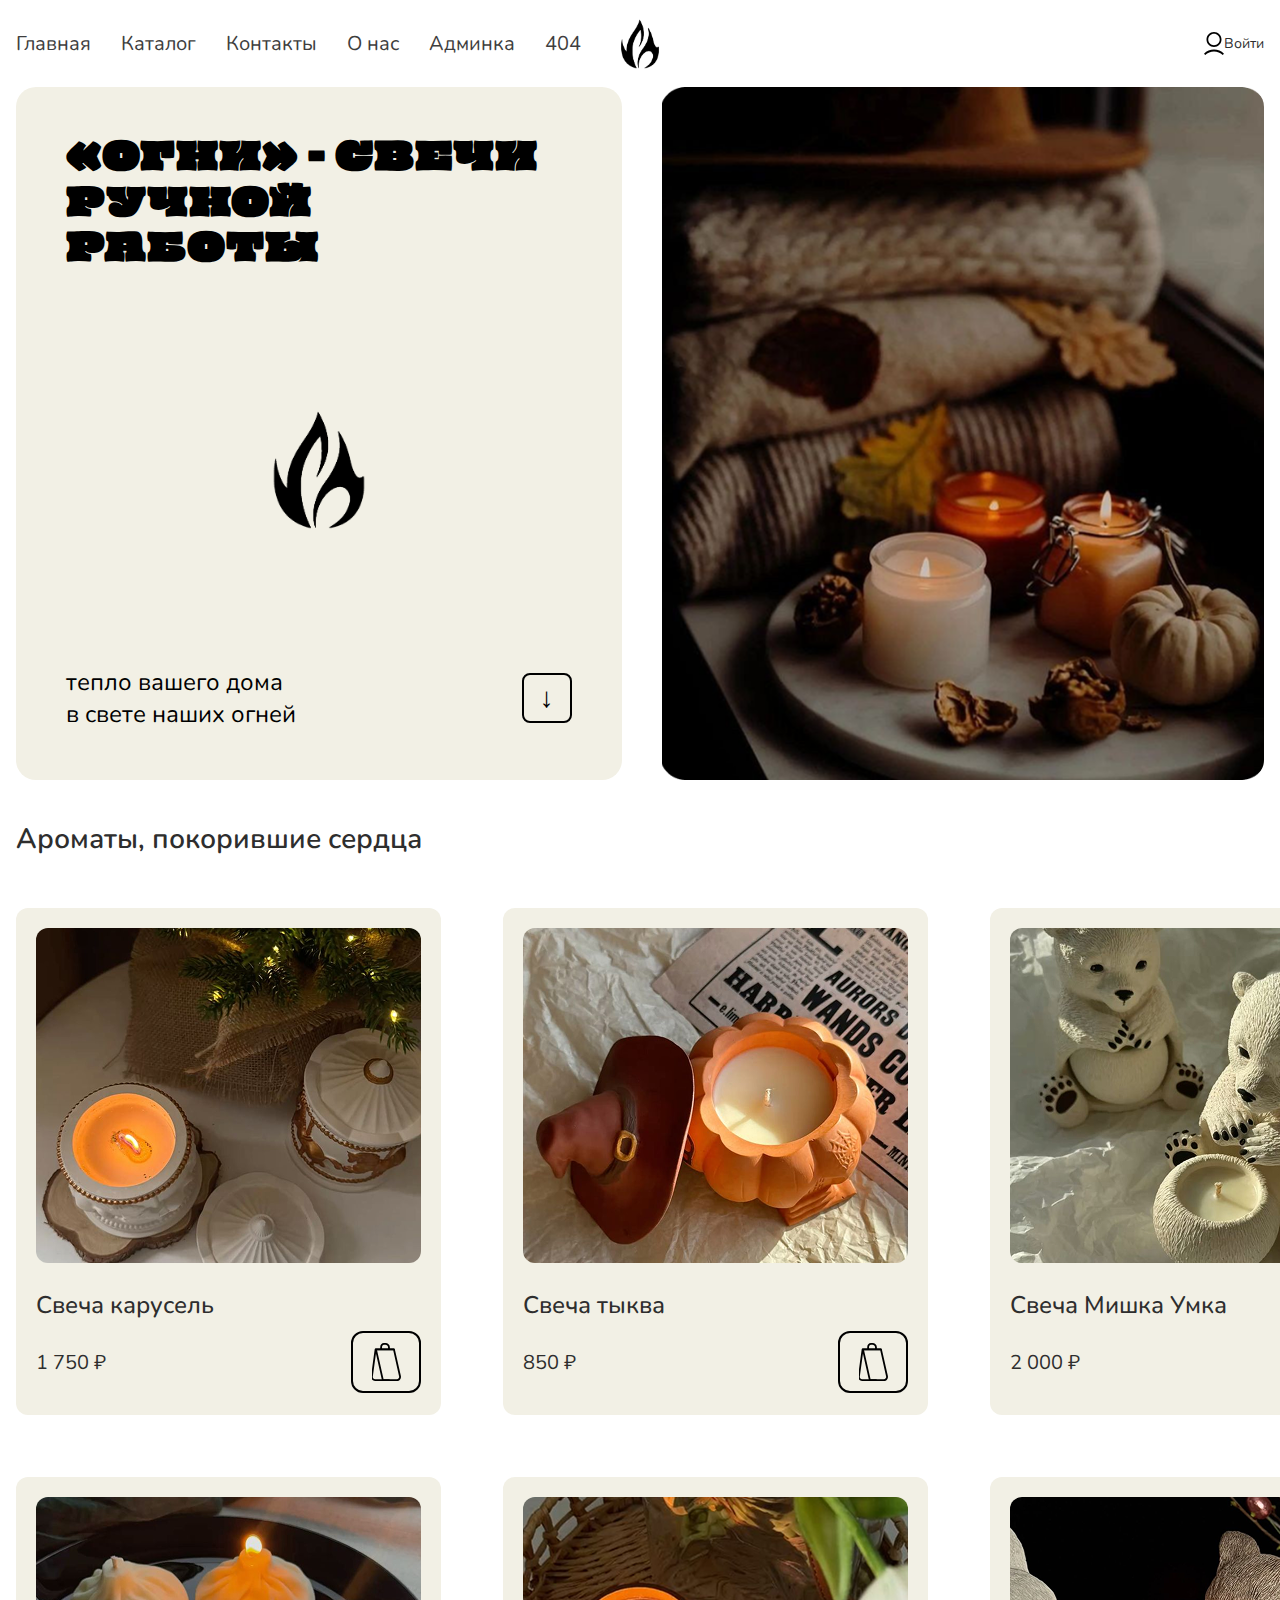
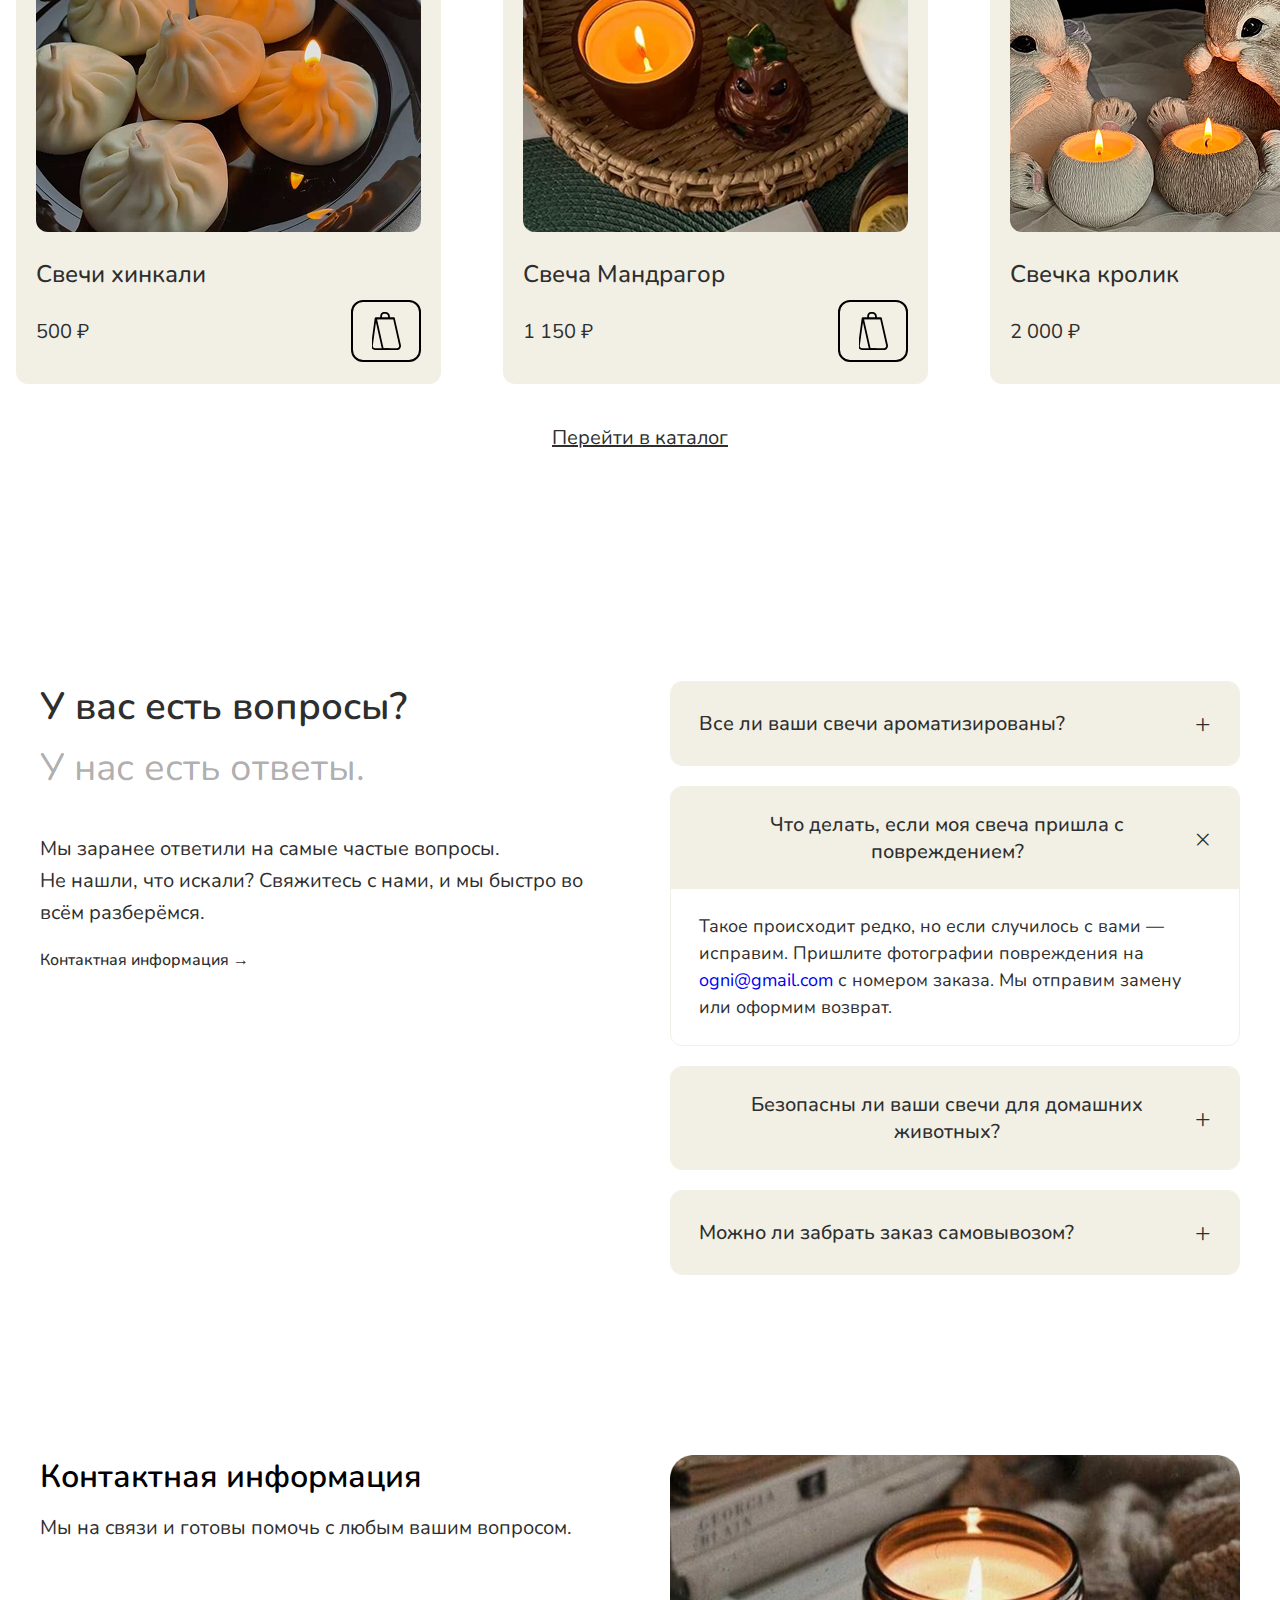
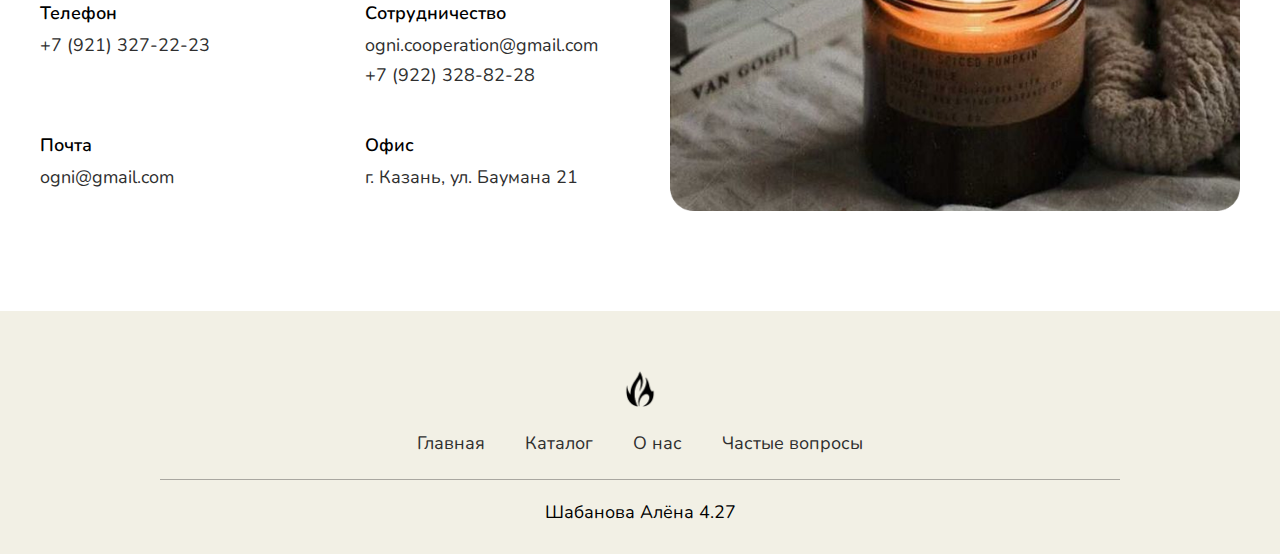
<file: index.html>
<!DOCTYPE html>
<html lang="en">

<head>
    <meta charset="UTF-8">
    <meta name="viewport" content="width=device-width, initial-scale=1.0">
    <title>Главная</title>
    <link rel="stylesheet" href="assets/css/style.css">
    <link rel="shortcut icon" href="assets/image/л33.png" type="image/x-icon">
</head>

<body>
    <header>
        <div class="header-block container">
            <nav class="nav">
                <div class="burger-menu" id="burgerMenu">
                    <span></span>
                    <span></span>
                    <span></span>
                </div>

                <div class="menu1">
                    <a href="index.html">Главная</a>
                    <a href="catalog.html">Каталог</a>
                    <a href="#contact">Контакты</a>
                    <a href="about.html">О нас</a>
                    <a href="admin.html">Админка</a>
                    <a href="404.html">404</a>
                </div>

                <div class="logo">
                    <a href="#">
                        <img src="assets/image/logo/logo.png" alt="logo">
                    </a>
                </div>

                <div class="menu2">
                    <a href="vhod.html">
                        <img src="assets/image/icon/user.svg" alt="Войти">
                        <p>Войти</p>
                    </a>
                    <!--     <a href="">
                        <img src="assets/image/icon/favourites.svg" alt="Избранное">
                        <p>Избранное</p>
                    </a> -->
                    <!-- <a href="#">
                        <img src="assets/image/icon/basket.svg" alt="Корзина">
                        <p>Корзина</p>
                    </a> -->
                </div>

                <div class="mobile-menu" id="mobileMenu">
                     <a href="index.html">Главная</a>
                    <a href="catalog.html">Каталог</a>
                    <a href="#contact">Контакты</a>
                    <a href="about.html">О нас</a>
                    <a href="#">
                        <img src="assets/image/icon/user.svg" alt="Войти">
                        <span>Войти</span>
                    </a>
                    <a href="#">
                        <img src="assets/image/icon/favourites.svg" alt="Избранное">
                        <span>Избранное</span>
                    </a>
                    <a href="#">
                        <img src="assets/image/icon/basket.svg" alt="Корзина">
                        <span>Корзина</span>
                    </a>
                </div>
            </nav>
        </div>
    </header>

    <div class="banner container">
        <div class="left-banner">
            <h1>«ОГНИ» - СВЕЧИ РУЧНОЙ РАБОТЫ</h1>
            <div class="jumping-element">
                <img src="assets/image/logo/logo.png" alt="">
            </div>
            <div class="bottom-left">
                <p>тепло вашего дома <br> в свете наших огней</p>
                <a href="#product">
                    <div>↓</div>
                </a>
            </div>
        </div>
        <div class="right-banner">
            <img src="assets/image/banner/Rectangle 6.png" alt="">
        </div>
    </div>


    <section class="products container" id="product">
        <h2>Ароматы, покорившие сердца</h2>

        <div class="products_block">
            <a href="card.html">
            <div class="products_card">
                <img src="assets/image/catalog/img1.png" alt="Свеча карусель">
                <h3>Свеча карусель</h3>
                <div class="text_btn">
                    <p>1 750 ₽</p>
                    <button class="btn_basket">
                        <img src="assets/image/icon/basket.svg" alt="basket">
                    </button>
                </div>
            </div>
</a>
            <div class="products_card">
                <img src="assets/image/catalog/img2.png" alt="Свеча тыква в шляпе">
                <h3>Свеча тыква </h3>
                <div class="text_btn">
                    <p>850 ₽</p>
                    <button class="btn_basket">
                        <img src="assets/image/icon/basket.svg" alt="basket">
                    </button>
                </div>
            </div>

            <div class="products_card">
                <img src="assets/image/catalog/img3.png" alt="Свеча Мишка Умка">
                <h3>Свеча Мишка Умка</h3>
                <div class="text_btn">
                    <p>2 000 ₽</p>
                    <button class="btn_basket">
                        <img src="assets/image/icon/basket.svg" alt="basket">
                    </button>
                </div>
            </div>

            <div class="products_card">
                <img src="assets/image/catalog/img4.png" alt="Свечи хинкали">
                <h3>Свечи хинкали</h3>
                <div class="text_btn">
                    <p>500 ₽</p>
                    <button class="btn_basket">
                        <img src="assets/image/icon/basket.svg" alt="basket">
                    </button>
                </div>
            </div>

            <div class="products_card">
                <img src="assets/image/catalog/img5.png" alt="Свеча Мандрагор">
                <h3>Свеча Мандрагор</h3>
                <div class="text_btn">
                    <p>1 150 ₽</p>
                    <button class="btn_basket">
                        <img src="assets/image/icon/basket.svg" alt="basket">
                    </button>
                </div>
            </div>

            <div class="products_card">
                <img src="assets/image/catalog/img6.png" alt="Свечка кролик">
                <h3>Свечка кролик</h3>
                <div class="text_btn">
                    <p>2 000 ₽</p>
                    <button class="btn_basket">
                        <img src="assets/image/icon/basket.svg" alt="basket">
                    </button>
                </div>
            </div>
        </div>

        <div class="but_catalog">
            <a href="catalog.html">Перейти в каталог</a>
        </div>
    </section>

    <section class="faq-section" id="faq">
        <div class="faq-container">
            <div class="faq-left">
                <h1 class="faq-title">У вас есть вопросы?</h1>
                <h2 class="faq-subtitle">У нас есть ответы.</h2>
                <p class="faq-text">
                    Мы заранее ответили на самые частые вопросы. <br />
                    Не нашли, что искали? Свяжитесь с нами, и мы быстро во всём разберёмся.
                </p>
                <a href="#contact" class="faq-link">Контактная информация →</a>
            </div>

            <div class="faq-right">
                <div class="faq-item">
                    <button class="faq-question">
                        Все ли ваши свечи ароматизированы?
                        <span class="faq-icon">+</span>
                    </button>
                    <div class="faq-answer">
                        <p>
                            Нет, не все. У нас есть как ароматизированные свечи, так и без запаха — для тех, кто
                            предпочитает чистое горение без ароматов.
                        </p>
                    </div>
                </div>

                <div class="faq-item active">
                    <button class="faq-question">
                        Что делать, если моя свеча пришла с повреждением?
                        <span class="faq-icon">×</span>
                    </button>
                    <div class="faq-answer open">
                        <p>
                            Такое происходит редко, но если случилось с вами — исправим. Пришлите фотографии повреждения
                            на
                            <a href="mailto:ogni@gmail.com">ogni@gmail.com</a> с номером заказа. Мы отправим замену или
                            оформим возврат.
                        </p>
                    </div>
                </div>

                <div class="faq-item">
                    <button class="faq-question">
                        Безопасны ли ваши свечи для домашних животных?
                        <span class="faq-icon">+</span>
                    </button>
                    <div class="faq-answer">
                        <p>
                            Да, все наши свечи изготовлены из натуральных ингредиентов и безопасны при обычном
                            использовании.
                            Однако не оставляйте горящую свечу без присмотра рядом с питомцами.
                        </p>
                    </div>
                </div>

                <div class="faq-item">
                    <button class="faq-question">
                        Можно ли забрать заказ самовывозом?
                        <span class="faq-icon">+</span>
                    </button>
                    <div class="faq-answer">
                        <p>
                            Да, самовывоз возможен по предварительному согласованию. Уточните адрес и время по почте или
                            телефону, и мы подготовим заказ.
                        </p>
                    </div>
                </div>
            </div>
        </div>
    </section>

    <section class="contact-info-section" id="contact">
        <div class="contact-info-container">
            <div class="contact-info-left">
                <h2 class="contact-info-title">Контактная информация</h2>
                <p class="contact-info-subtitle">
                    Мы на связи и готовы помочь с любым вашим вопросом.
                </p>

                <div class="contact-info-grid">
                    <div class="contact-info-item">
                        <h3>Телефон</h3>
                        <p>+7 (921) 327-22-23</p>
                    </div>
                    <div class="contact-info-item">
                        <h3>Сотрудничество</h3>
                        <p>ogni.cooperation@gmail.com</p>
                        <p>+7 (922) 328-82-28</p>
                    </div>
                    <div class="contact-info-item">
                        <h3>Почта</h3>
                        <p>ogni@gmail.com</p>
                    </div>
                    <div class="contact-info-item">
                        <h3>Офис</h3>
                        <p>г. Казань, ул. Баумана 21</p>
                    </div>
                </div>
            </div>

            <div class="contact-info-right">
                <img src="assets/image/contacts/candl.png" alt="Свеча" />
            </div>
        </div>
    </section>

    <footer class="footer-section">
        <div class="footer-container">
            <img src="assets/image/logo/logo.png" alt="Логотип" class="footer-logo" />

            <nav class="footer-nav">
                <a href="index.html">Главная</a>
                <a href="catalog.html">Каталог</a>
                <a href="about.html">О нас</a>
                <a href="#faq">Частые вопросы</a>
            </nav>

            <div class="footer-line"></div>

            <p class="footer-author">Шабанова Алёна 4.27</p>
        </div>
    </footer>

    <script>
        document.querySelectorAll(".faq-question").forEach((button) => {
            button.addEventListener("click", () => {
                const item = button.parentElement;
                const isActive = item.classList.contains("active");

                document.querySelectorAll(".faq-item").forEach((i) => {
                    i.classList.remove("active");
                    i.querySelector(".faq-answer").classList.remove("open");
                    i.querySelector(".faq-icon").textContent = "+";
                });

                if (!isActive) {
                    item.classList.add("active");
                    item.querySelector(".faq-answer").classList.add("open");
                    item.querySelector(".faq-icon").textContent = "×";
                }
            });
        });
    </script>

    <script>
        document.addEventListener('DOMContentLoaded', function () {
            const burgerMenu = document.getElementById('burgerMenu');
            const mobileMenu = document.getElementById('mobileMenu');

            burgerMenu.addEventListener('click', function () {
                this.classList.toggle('active');
                mobileMenu.classList.toggle('active');

                document.body.style.overflow = mobileMenu.classList.contains('active') ? 'hidden' : '';
            });

            mobileMenu.querySelectorAll('a').forEach(link => {
                link.addEventListener('click', () => {
                    burgerMenu.classList.remove('active');
                    mobileMenu.classList.remove('active');
                    document.body.style.overflow = '';
                });
            });

            window.addEventListener('resize', function () {
                if (window.innerWidth > 393) {
                    burgerMenu.classList.remove('active');
                    mobileMenu.classList.remove('active');
                    document.body.style.overflow = '';
                }
            });
        });
    </script>
</body>

</html>
</file>
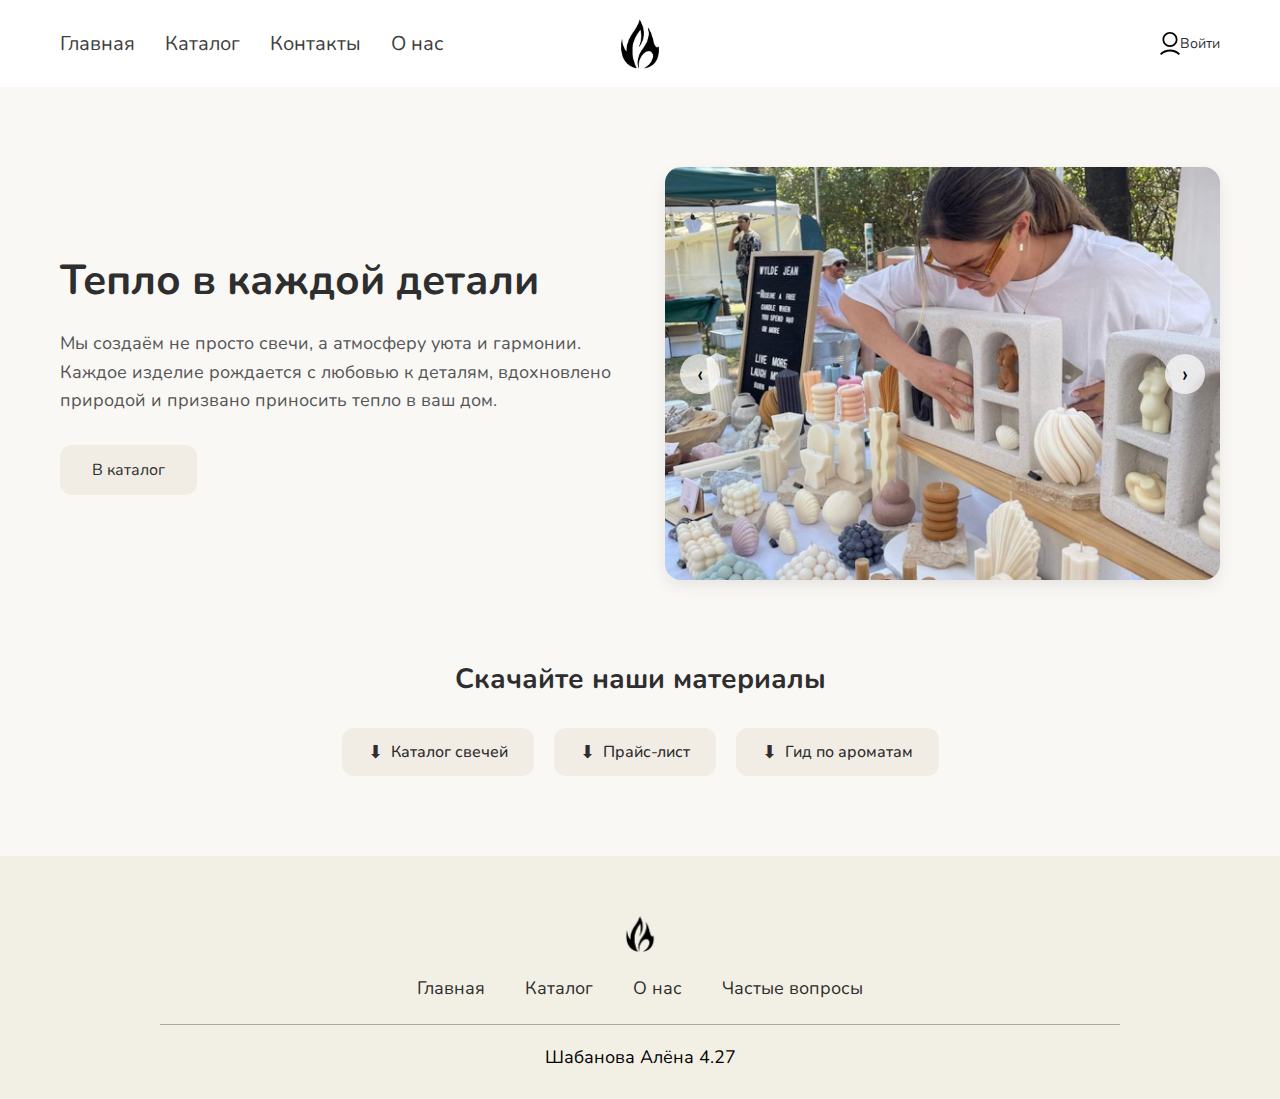
<file: about.html>
<!DOCTYPE html>
<html lang="en">

<head>
    <meta charset="UTF-8">
    <meta name="viewport" content="width=device-width, initial-scale=1.0">
    <title>Document</title>
    <link rel="stylesheet" href="assets/css/style.css">
    <link rel="shortcut icon" href="assets/image/л33.png" type="image/x-icon">
</head>

<body>
    <header>
        <div class="header-block container">
            <nav class="nav">
                <div class="burger-menu" id="burgerMenu">
                    <span></span>
                    <span></span>
                    <span></span>
                </div>

                <div class="menu1">
                    <a href="index.html">Главная</a>
                    <a href="catalog.html">Каталог</a>
                    <a href="#contact">Контакты</a>
                    <a href="about.html">О нас</a>
                </div>

                <div class="logo">
                    <a href="#">
                        <img src="assets/image/logo/logo.png" alt="logo">
                    </a>
                </div>

                <div class="menu2">
                    <a href="vhod.html">
                        <img src="assets/image/icon/user.svg" alt="Войти">
                        <p>Войти</p>
                    </a>
                    <!--     <a href="">
                        <img src="assets/image/icon/favourites.svg" alt="Избранное">
                        <p>Избранное</p>
                    </a> -->
                    <!-- <a href="#">
                        <img src="assets/image/icon/basket.svg" alt="Корзина">
                        <p>Корзина</p>
                    </a> -->
                </div>

                <div class="mobile-menu" id="mobileMenu">
                    <a href="index.html">Главная</a>
                    <a href="catalog.html">Каталог</a>
                    <a href="#contact">Контакты</a>
                    <a href="about.html">О нас</a>
                    <a href="#">
                        <img src="assets/image/icon/user.svg" alt="Войти">
                        <span>Войти</span>
                    </a>
                    <a href="#">
                        <img src="assets/image/icon/favourites.svg" alt="Избранное">
                        <span>Избранное</span>
                    </a>
                    <a href="#">
                        <img src="assets/image/icon/basket.svg" alt="Корзина">
                        <span>Корзина</span>
                    </a>
                </div>
            </nav>
        </div>
    </header>
    <section class="about">
        <div class="container">
            <div class="about-content">
                <!-- Левая часть — текст -->
                <div class="about-text">
                    <h1>Тепло в каждой детали</h1>
                    <p>
                        Мы создаём не просто свечи, а атмосферу уюта и гармонии.
                        Каждое изделие рождается с любовью к деталям, вдохновлено природой
                        и призвано приносить тепло в ваш дом.
                    </p>
                    <a href="/catalog" class="btn-main">В каталог</a>
                </div>

                <!-- Правая часть — слайдер -->
                <div class="about-slider">
                    <div class="slides">
                        <div class="slide">
                            <img src="assets/image/slider/img1.jpg" alt="Процесс создания" />
                        </div>
                        <div class="slide">
                            <img src="assets/image/slider/img2.jpg" alt="Мастерская" />
                        </div>
                        <div class="slide">
                            <img src="assets/image/slider/img3.jpg" alt="Коллекция свечей" />
                        </div>
                        <div class="slide">
                            <img src="assets/image/slider/img4.jpg" alt="Коллекция свечей" />
                        </div>
                    </div>
                    <div class="slider-controls">
                        <button class="prev">‹</button>
                        <button class="next">›</button>
                    </div>
                </div>
            </div>

            <!-- Блок загрузки документов -->
            <div class="about-downloads">
                <h2>Скачайте наши материалы</h2>
                <div class="downloads">
                    <a href="files/catalog.pdf" download class="download-btn">
                        <span>⬇</span> Каталог свечей
                    </a>
                    <a href="files/price-list.xlsx" download class="download-btn">
                        <span>⬇</span> Прайс-лист
                    </a>
                    <a href="files/guide.pdf" download class="download-btn">
                        <span>⬇</span> Гид по ароматам
                    </a>
                </div>
            </div>
        </div>
    </section>


    <footer class="footer-section">
        <div class="footer-container">
            <img src="assets/image/logo/logo.png" alt="Логотип" class="footer-logo" />

            <nav class="footer-nav">
                <a href="index.html">Главная</a>
                <a href="catalog.html">Каталог</a>
                <a href="about.html">О нас</a>
                <a href="#faq">Частые вопросы</a>
            </nav>

            <div class="footer-line"></div>

            <p class="footer-author">Шабанова Алёна 4.27</p>
        </div>
    </footer>
</body>

</html>


<style>
    .about {
        background: #f9f8f5;
        color: #2e2e2e;
        font-family: "Inter", sans-serif;
        padding: 80px 0;
    }

    .container {
        max-width: 1200px;
        margin: 0 auto;
        padding: 0 20px;
    }

    .about-content {
        display: flex;
        align-items: center;
        justify-content: space-between;
        gap: 50px;
        flex-wrap: wrap;
        margin-bottom: 80px;
    }

    /* Текстовая часть */
    .about-text {
        flex: 1;
        min-width: 320px;
    }

    .about-text h1 {
        font-size: 42px;
        font-weight: 700;
        margin-bottom: 20px;
    }

    .about-text p {
        font-size: 18px;
        color: #555;
        line-height: 1.6;
        margin-bottom: 30px;
    }

    .btn-main {
        display: inline-block;
        background: #f1ede5;
        color: #2e2e2e;
        padding: 14px 32px;
        border-radius: 12px;
        font-size: 16px;
        text-decoration: none;
        transition: all 0.3s ease;
    }

    .btn-main:hover {
        background: #e5e0d5;
        transform: translateY(-2px);
    }

    /* Слайдер */
    .about-slider {
        position: relative;
        flex: 1;
        min-width: 320px;
        border-radius: 16px;
        overflow: hidden;
        box-shadow: 0 6px 16px rgba(0, 0, 0, 0.08);
    }

    .slides {
        display: flex;
        transition: transform 0.8s ease-in-out;
    }

    .slide {
        min-width: 100%;
        user-select: none;
    }

    .slide img {
        width: 100%;
        height: auto;
        display: block;
        object-fit: cover;
    }

    .slider-controls {
        position: absolute;
        inset: 0;
        display: flex;
        justify-content: space-between;
        align-items: center;
        padding: 0 15px;
        pointer-events: none;
    }

    .slider-controls button {
        pointer-events: auto;
        background: rgba(255, 255, 255, 0.7);
        border: none;
        width: 40px;
        height: 40px;
        border-radius: 50%;
        font-size: 24px;
        cursor: pointer;
        transition: all 0.3s ease;
    }

    .slider-controls button:hover {
        background: rgba(255, 255, 255, 0.9);
        transform: scale(1.1);
    }

    /* Блок с документами */
    .about-downloads {
        text-align: center;
    }

    .about-downloads h2 {
        font-size: 28px;
        margin-bottom: 30px;
    }

    .downloads {
        display: flex;
        justify-content: center;
        gap: 20px;
        flex-wrap: wrap;
    }

    .download-btn {
        display: flex;
        align-items: center;
        gap: 8px;
        background: #f1ede5;
        color: #2e2e2e;
        padding: 12px 26px;
        border-radius: 12px;
        text-decoration: none;
        font-weight: 500;
        transition: all 0.3s ease;
    }

    .download-btn:hover {
        background: #e5e0d5;
        transform: translateY(-2px);
    }

    .download-btn span {
        font-size: 18px;
    }

    /* Адаптив */
    @media (max-width: 900px) {
        .about-content {
            flex-direction: column;
        }

        .about-text h1 {
            font-size: 34px;
            text-align: center;
        }

        .about-text p {
            text-align: center;
        }

        .btn-main {
            display: block;
            margin: 0 auto;
        }
    }
</style>

<script>
    document.addEventListener("DOMContentLoaded", () => {
        const slides = document.querySelector(".slides");
        const slideItems = document.querySelectorAll(".slide");
        const nextBtn = document.querySelector(".next");
        const prevBtn = document.querySelector(".prev");
        let index = 0;
        const total = slideItems.length;

        function showSlide() {
            slides.style.transform = `translateX(-${index * 100}%)`;
        }

        function nextSlide() {
            index = (index + 1) % total;
            showSlide();
        }

        function prevSlide() {
            index = (index - 1 + total) % total;
            showSlide();
        }

        nextBtn.addEventListener("click", nextSlide);
        prevBtn.addEventListener("click", prevSlide);

        setInterval(nextSlide, 5000);
    });
</script>
</file>
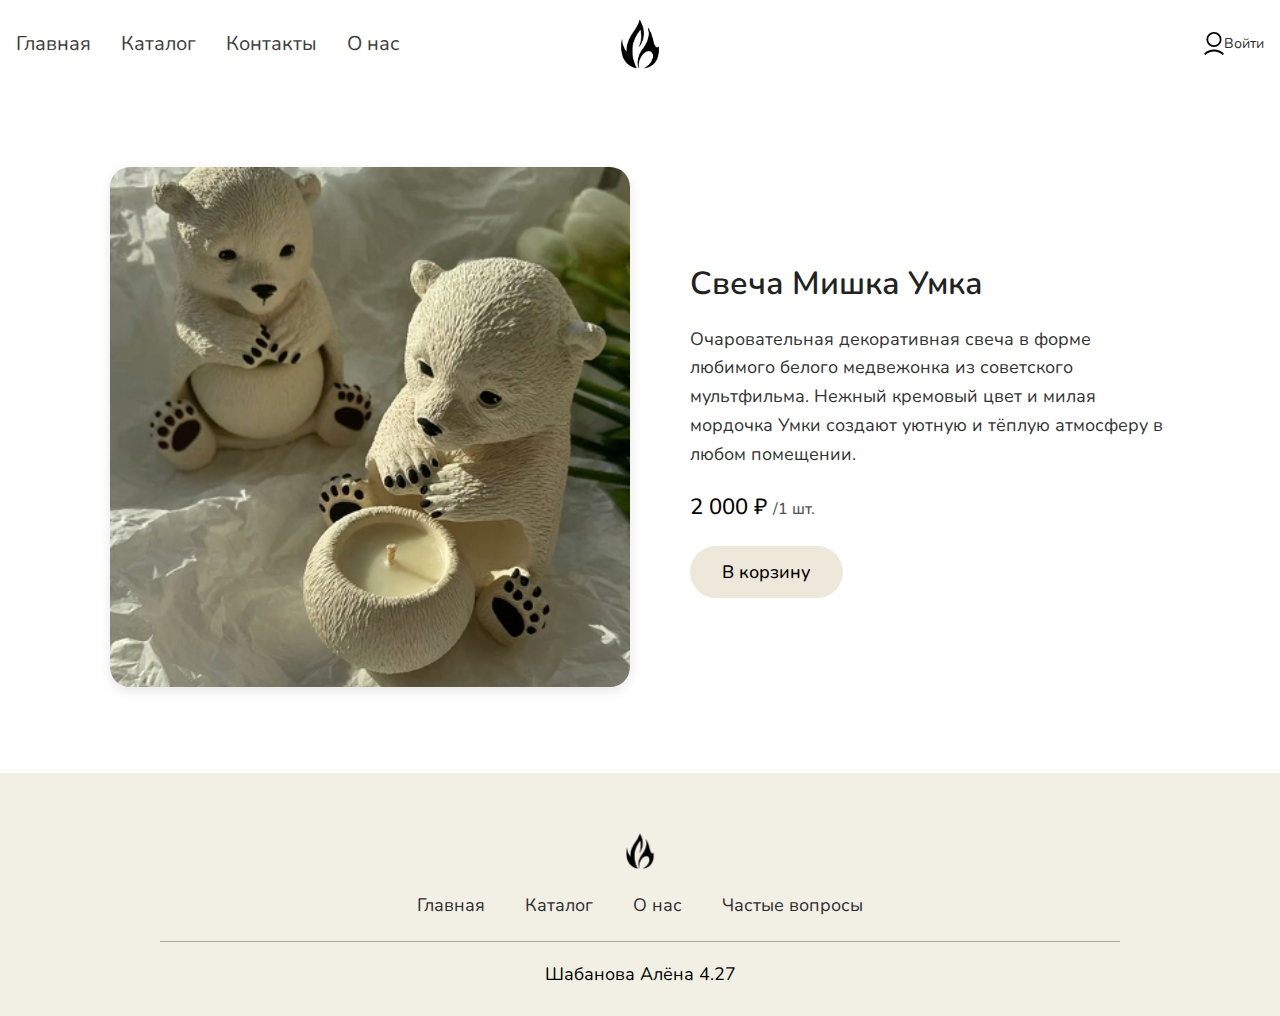
<file: card.html>
<!DOCTYPE html>
<html lang="en">

<head>
    <meta charset="UTF-8">
    <meta name="viewport" content="width=device-width, initial-scale=1.0">
    <title>Главная</title>
    <link rel="stylesheet" href="assets/css/style.css">
    <link rel="shortcut icon" href="assets/image/л33.png" type="image/x-icon">
</head>

<body>
    <header>
        <div class="header-block container">
            <nav class="nav">
                <div class="burger-menu" id="burgerMenu">
                    <span></span>
                    <span></span>
                    <span></span>
                </div>

                <div class="menu1">
                    <a href="index.html">Главная</a>
                    <a href="catalog.html">Каталог</a>
                    <a href="#contact">Контакты</a>
                    <a href="about.html">О нас</a>
                </div>

                <div class="logo">
                    <a href="#">
                        <img src="assets/image/logo/logo.png" alt="logo">
                    </a>
                </div>

                <div class="menu2">
                    <a href="vhod.html">
                        <img src="assets/image/icon/user.svg" alt="Войти">
                        <p>Войти</p>
                    </a>
                    <!--     <a href="">
                        <img src="assets/image/icon/favourites.svg" alt="Избранное">
                        <p>Избранное</p>
                    </a> -->
                    <!-- <a href="#">
                        <img src="assets/image/icon/basket.svg" alt="Корзина">
                        <p>Корзина</p>
                    </a> -->
                </div>

                <div class="mobile-menu" id="mobileMenu">
                    <a href="index.html">Главная</a>
                    <a href="catalog.html">Каталог</a>
                    <a href="#contact">Контакты</a>
                    <a href="about.html">О нас</a>
                    <a href="#">
                        <img src="assets/image/icon/user.svg" alt="Войти">
                        <span>Войти</span>
                    </a>
                    <a href="#">
                        <img src="assets/image/icon/favourites.svg" alt="Избранное">
                        <span>Избранное</span>
                    </a>
                    <a href="#">
                        <img src="assets/image/icon/basket.svg" alt="Корзина">
                        <span>Корзина</span>
                    </a>
                </div>
            </nav>
        </div>
    </header>
    <section class="product-section">
        <div class="product-container">
            <div class="product-image">
                <img src="assets/image/catalog/img3.png" alt="Свеча Мишка Умка">
            </div>

            <div class="product-info">
                <h2 class="product-title">Свеча Мишка Умка</h2>
                <p class="product-description">
                    Очаровательная декоративная свеча в форме любимого белого медвежонка из советского мультфильма.
                    Нежный кремовый цвет и милая мордочка Умки создают уютную и тёплую атмосферу в любом помещении.
                </p>

                <p class="product-price">2 000 ₽<span>/1 шт.</span></p>

                <button class="product-button">В корзину</button>
            </div>
        </div>
    </section>


    <footer class="footer-section">
        <div class="footer-container">
            <img src="assets/image/logo/logo.png" alt="Логотип" class="footer-logo" />

            <nav class="footer-nav">
                <a href="index.html">Главная</a>
                <a href="catalog.html">Каталог</a>
                <a href="about.html">О нас</a>
                <a href="#faq">Частые вопросы</a>
            </nav>

            <div class="footer-line"></div>

            <p class="footer-author">Шабанова Алёна 4.27</p>
        </div>
    </footer>


    <script>
        document.addEventListener('DOMContentLoaded', function () {
            const burgerMenu = document.getElementById('burgerMenu');
            const mobileMenu = document.getElementById('mobileMenu');

            burgerMenu.addEventListener('click', function () {
                this.classList.toggle('active');
                mobileMenu.classList.toggle('active');

                document.body.style.overflow = mobileMenu.classList.contains('active') ? 'hidden' : '';
            });

            mobileMenu.querySelectorAll('a').forEach(link => {
                link.addEventListener('click', () => {
                    burgerMenu.classList.remove('active');
                    mobileMenu.classList.remove('active');
                    document.body.style.overflow = '';
                });
            });

            window.addEventListener('resize', function () {
                if (window.innerWidth > 393) {
                    burgerMenu.classList.remove('active');
                    mobileMenu.classList.remove('active');
                    document.body.style.overflow = '';
                }
            });
        });
    </script>
</body>

</html>
</file>
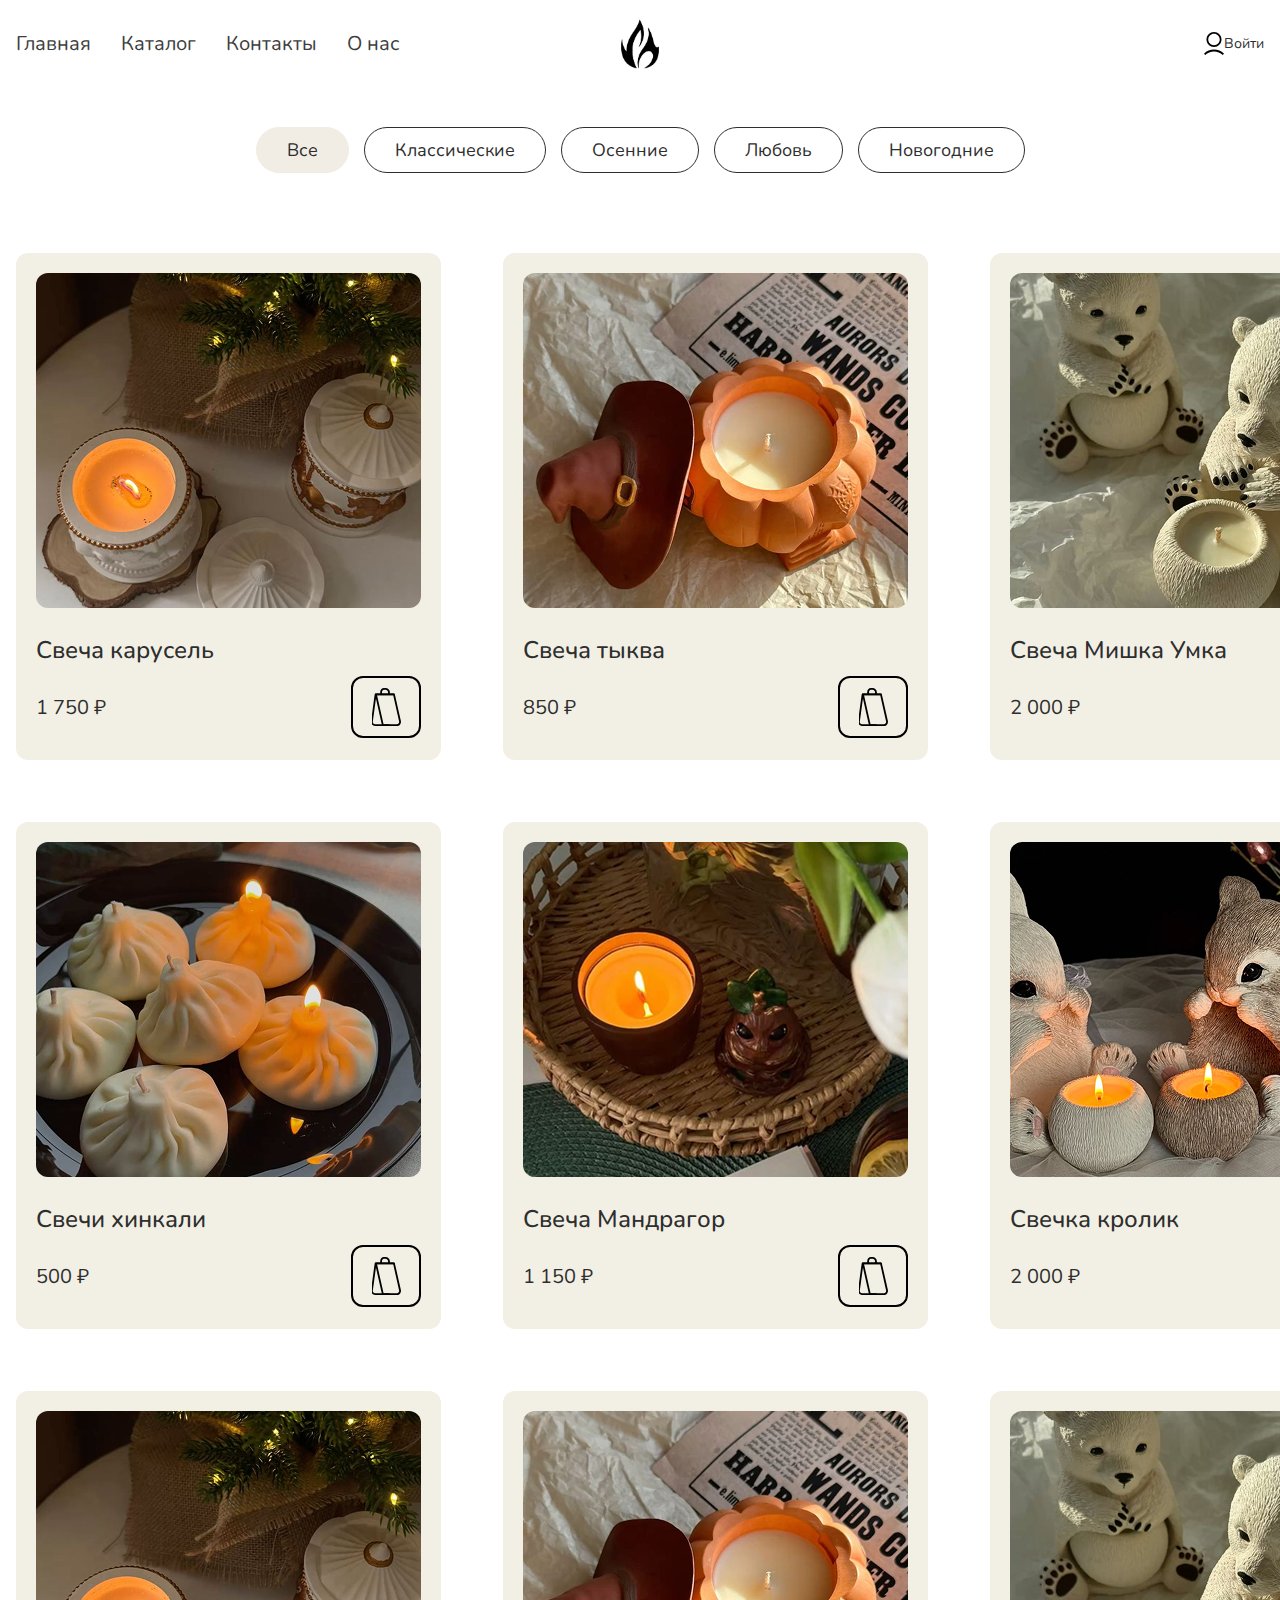
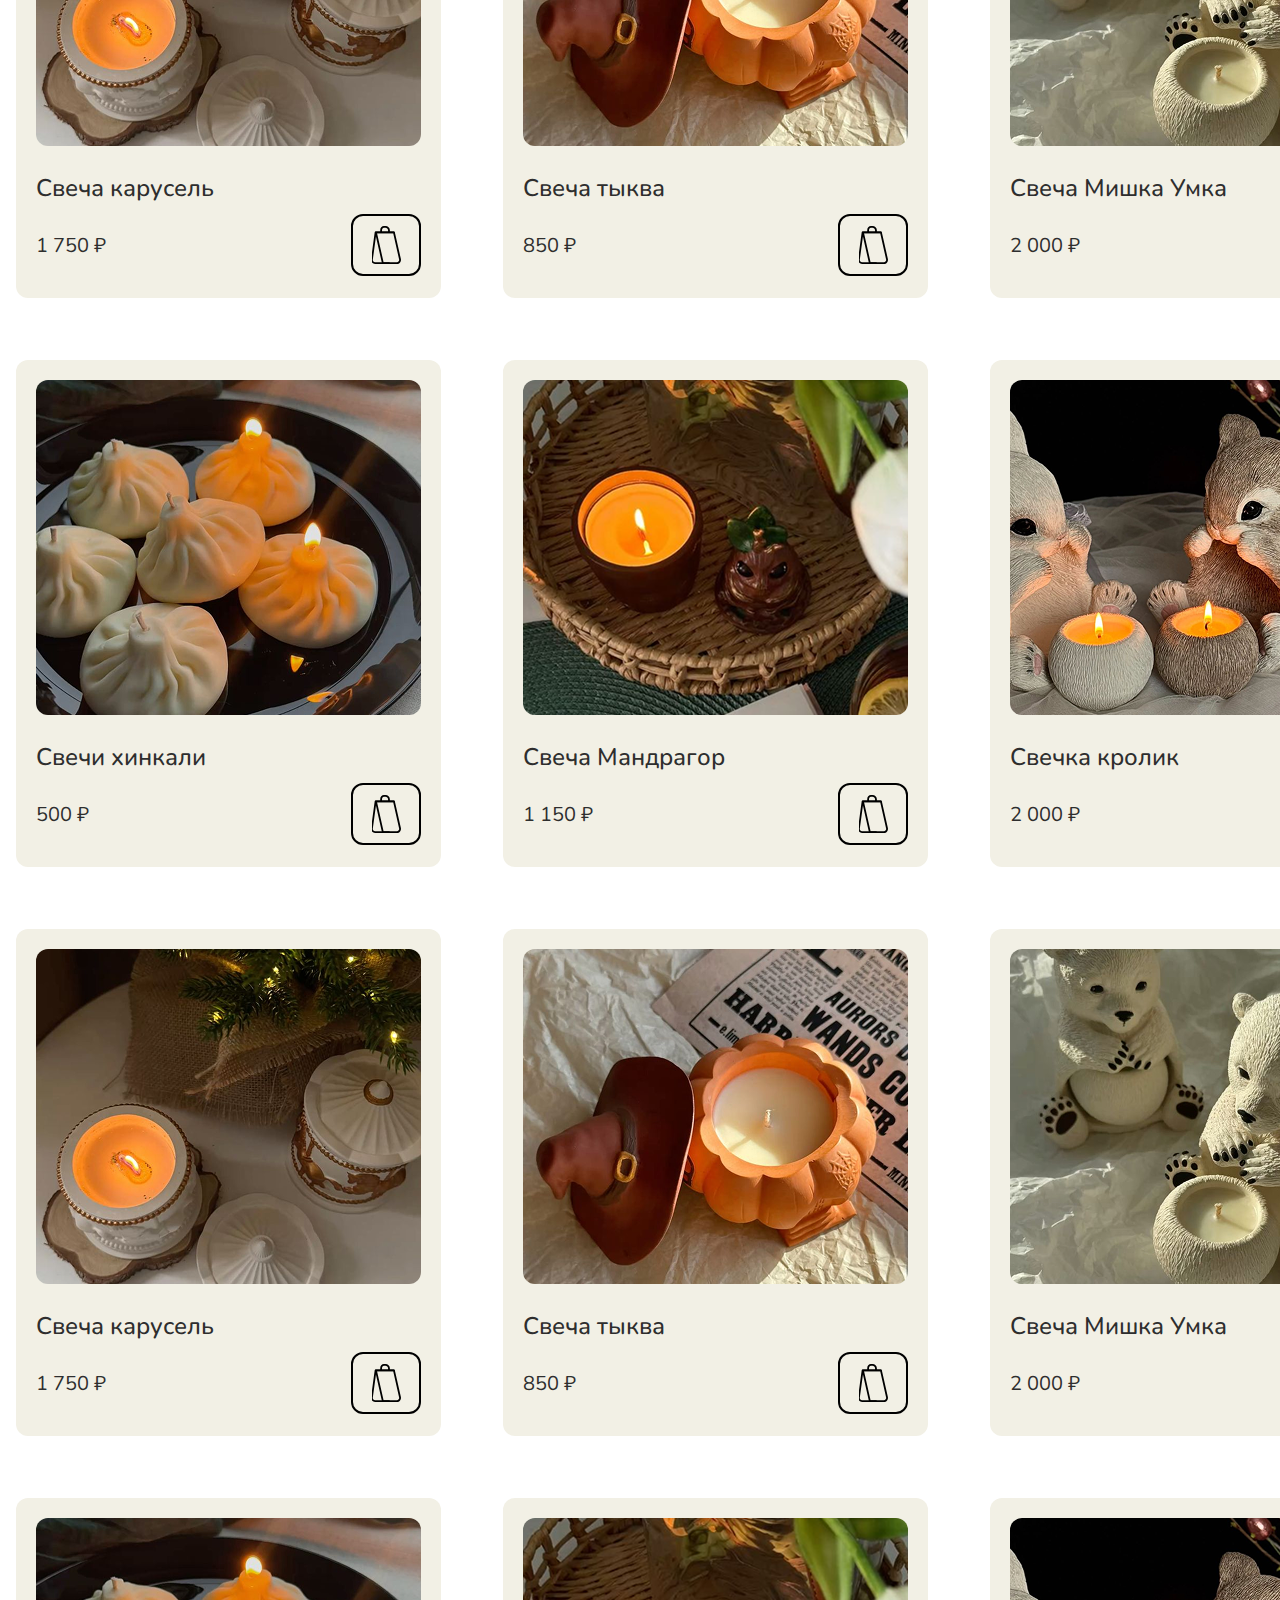
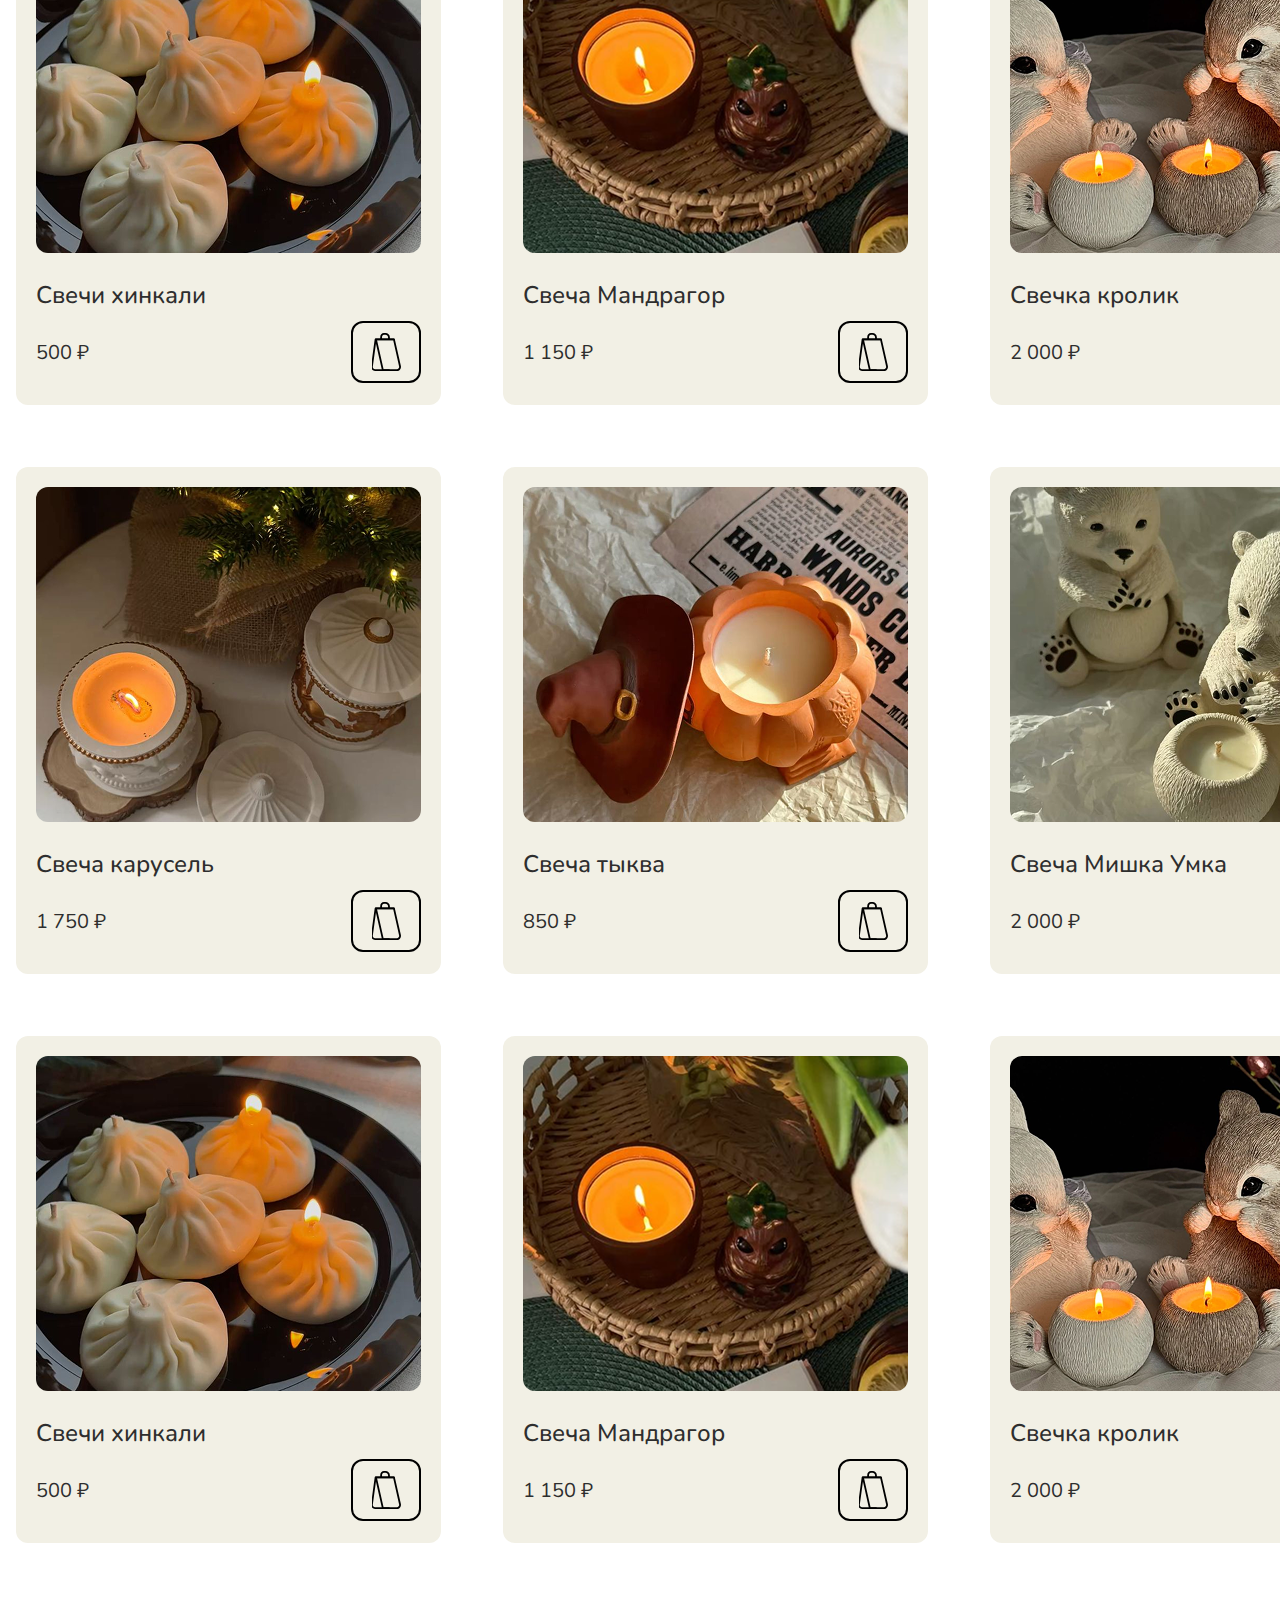
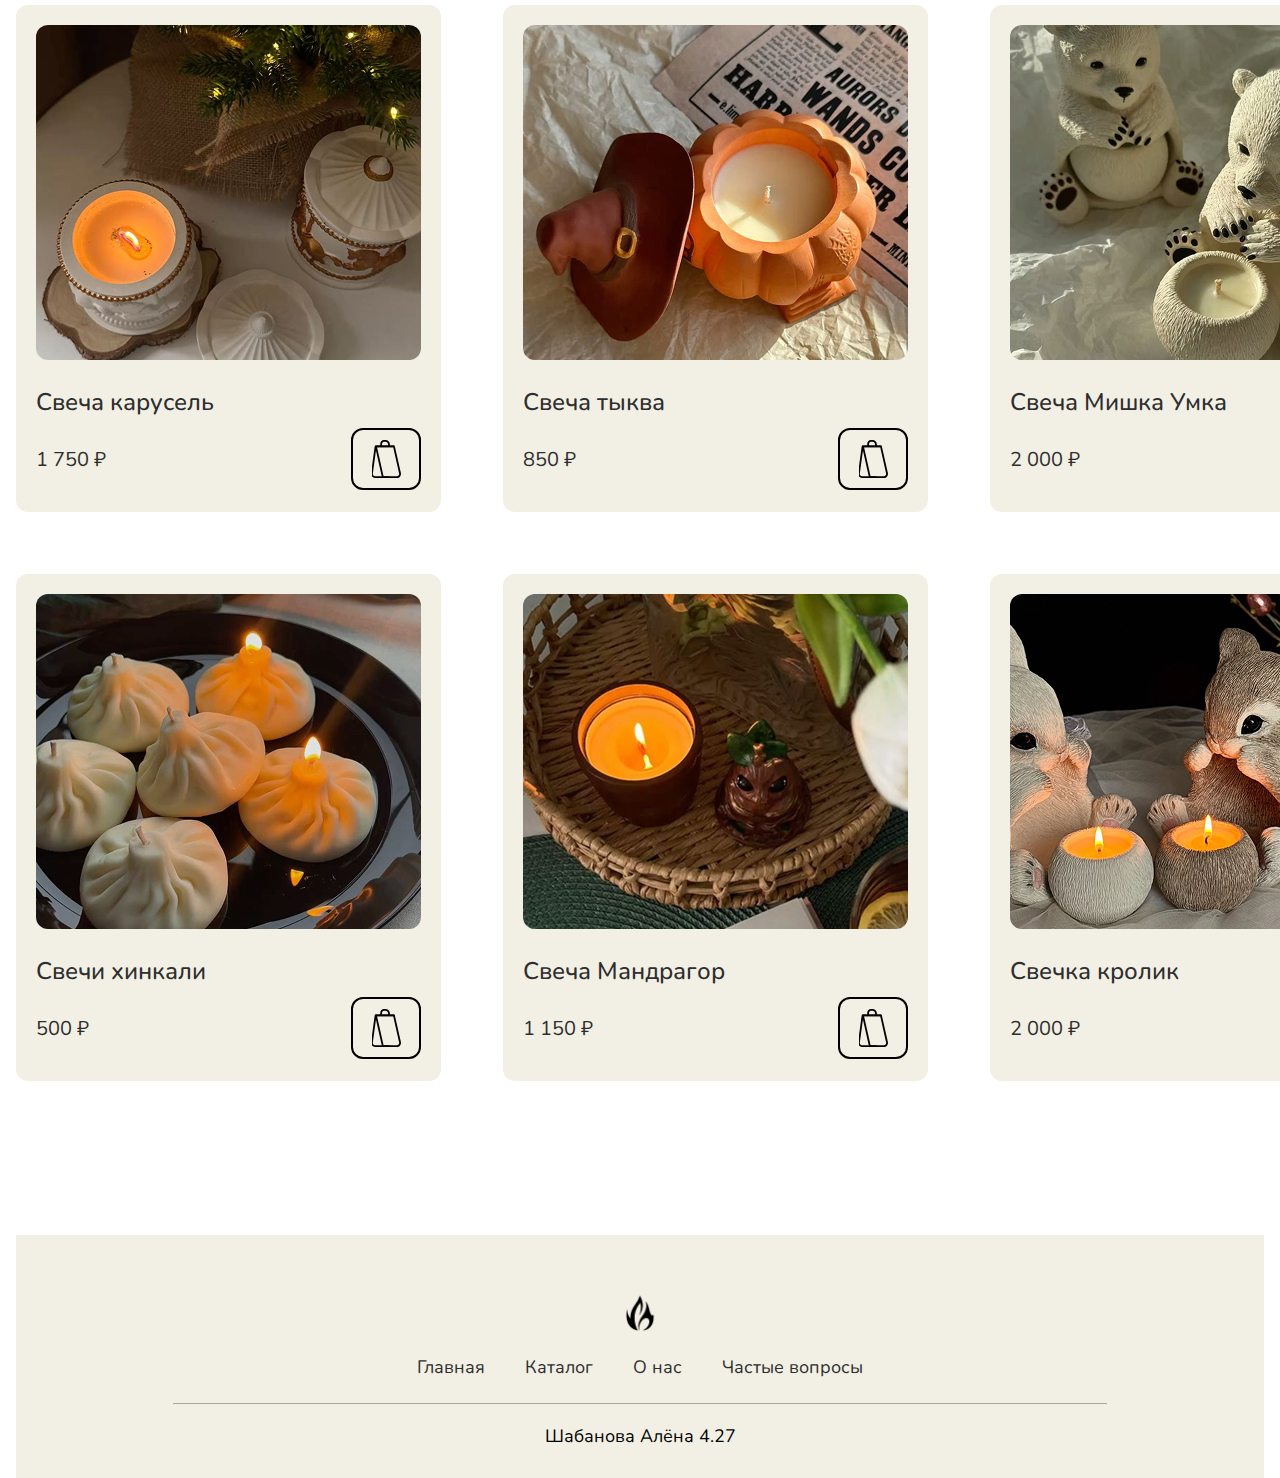
<file: catalog.html>
<!DOCTYPE html>
<html lang="en">

<head>
    <meta charset="UTF-8">
    <meta name="viewport" content="width=device-width, initial-scale=1.0">
    <title>Главная</title>
    <link rel="stylesheet" href="assets/css/style.css">
    <link rel="shortcut icon" href="assets/image/л33.png" type="image/x-icon">
</head>

<body>
    <header>
        <div class="header-block container">
            <nav class="nav">
                <div class="burger-menu" id="burgerMenu">
                    <span></span>
                    <span></span>
                    <span></span>
                </div>

                <div class="menu1">
                    <a href="index.html">Главная</a>
                    <a href="catalog.html">Каталог</a>
                    <a href="#contact">Контакты</a>
                    <a href="about.html">О нас</a>
                </div>

                <div class="logo">
                    <a href="#">
                        <img src="assets/image/logo/logo.png" alt="logo">
                    </a>
                </div>

                <div class="menu2">
                    <a href="vhod.html">
                        <img src="assets/image/icon/user.svg" alt="Войти">
                        <p>Войти</p>
                    </a>
                    <!--     <a href="">
                        <img src="assets/image/icon/favourites.svg" alt="Избранное">
                        <p>Избранное</p>
                    </a> -->
                    <!-- <a href="#">
                        <img src="assets/image/icon/basket.svg" alt="Корзина">
                        <p>Корзина</p>
                    </a> -->
                </div>

                <div class="mobile-menu" id="mobileMenu">
                    <a href="index.html">Главная</a>
                    <a href="catalog.html">Каталог</a>
                    <a href="#contact">Контакты</a>
                    <a href="about.html">О нас</a>
                    <a href="#">
                        <img src="assets/image/icon/user.svg" alt="Войти">
                        <span>Войти</span>
                    </a>
                    <a href="#">
                        <img src="assets/image/icon/favourites.svg" alt="Избранное">
                        <span>Избранное</span>
                    </a>
                    <a href="#">
                        <img src="assets/image/icon/basket.svg" alt="Корзина">
                        <span>Корзина</span>
                    </a>
                </div>
            </nav>
        </div>
    </header>

    <section class="filter-section">
        <div class="container">
            <div class="filter">
                <div class="filter_item active" tabindex="0">Все</div>
                <div class="filter_item" tabindex="0">Классические</div>
                <div class="filter_item" tabindex="0">Осенние</div>
                <div class="filter_item" tabindex="0">Любовь</div>
                <div class="filter_item" tabindex="0">Новогодние</div>
            </div>
        </div>
    </section>

    <section class="products container">

        <div class="products_block">
            <a href="card.html">
                <div class="products_card">
                    <img src="assets/image/catalog/img1.png" alt="Свеча карусель">
                    <h3>Свеча карусель</h3>
                    <div class="text_btn">
                        <p>1 750 ₽</p>
                        <button class="btn_basket">
                            <img src="assets/image/icon/basket.svg" alt="basket">
                        </button>
                    </div>
                </div>
            </a>
            <div class="products_card">
                <img src="assets/image/catalog/img2.png" alt="Свеча тыква в шляпе">
                <h3>Свеча тыква </h3>
                <div class="text_btn">
                    <p>850 ₽</p>
                    <button class="btn_basket">
                        <img src="assets/image/icon/basket.svg" alt="basket">
                    </button>
                </div>
            </div>

            <div class="products_card">
                <img src="assets/image/catalog/img3.png" alt="Свеча Мишка Умка">
                <h3>Свеча Мишка Умка</h3>
                <div class="text_btn">
                    <p>2 000 ₽</p>
                    <button class="btn_basket">
                        <img src="assets/image/icon/basket.svg" alt="basket">
                    </button>
                </div>
            </div>

            <div class="products_card">
                <img src="assets/image/catalog/img4.png" alt="Свечи хинкали">
                <h3>Свечи хинкали</h3>
                <div class="text_btn">
                    <p>500 ₽</p>
                    <button class="btn_basket">
                        <img src="assets/image/icon/basket.svg" alt="basket">
                    </button>
                </div>
            </div>

            <div class="products_card">
                <img src="assets/image/catalog/img5.png" alt="Свеча Мандрагор">
                <h3>Свеча Мандрагор</h3>
                <div class="text_btn">
                    <p>1 150 ₽</p>
                    <button class="btn_basket">
                        <img src="assets/image/icon/basket.svg" alt="basket">
                    </button>
                </div>
            </div>

            <div class="products_card">
                <img src="assets/image/catalog/img6.png" alt="Свечка кролик">
                <h3>Свечка кролик</h3>
                <div class="text_btn">
                    <p>2 000 ₽</p>
                    <button class="btn_basket">
                        <img src="assets/image/icon/basket.svg" alt="basket">
                    </button>
                </div>
            </div>
            <div class="products_card">
                <img src="assets/image/catalog/img1.png" alt="Свеча карусель">
                <h3>Свеча карусель</h3>
                <div class="text_btn">
                    <p>1 750 ₽</p>
                    <button class="btn_basket">
                        <img src="assets/image/icon/basket.svg" alt="basket">
                    </button>
                </div>
            </div>

            <div class="products_card">
                <img src="assets/image/catalog/img2.png" alt="Свеча тыква в шляпе">
                <h3>Свеча тыква </h3>
                <div class="text_btn">
                    <p>850 ₽</p>
                    <button class="btn_basket">
                        <img src="assets/image/icon/basket.svg" alt="basket">
                    </button>
                </div>
            </div>

            <div class="products_card">
                <img src="assets/image/catalog/img3.png" alt="Свеча Мишка Умка">
                <h3>Свеча Мишка Умка</h3>
                <div class="text_btn">
                    <p>2 000 ₽</p>
                    <button class="btn_basket">
                        <img src="assets/image/icon/basket.svg" alt="basket">
                    </button>
                </div>
            </div>

            <div class="products_card">
                <img src="assets/image/catalog/img4.png" alt="Свечи хинкали">
                <h3>Свечи хинкали</h3>
                <div class="text_btn">
                    <p>500 ₽</p>
                    <button class="btn_basket">
                        <img src="assets/image/icon/basket.svg" alt="basket">
                    </button>
                </div>
            </div>

            <div class="products_card">
                <img src="assets/image/catalog/img5.png" alt="Свеча Мандрагор">
                <h3>Свеча Мандрагор</h3>
                <div class="text_btn">
                    <p>1 150 ₽</p>
                    <button class="btn_basket">
                        <img src="assets/image/icon/basket.svg" alt="basket">
                    </button>
                </div>
            </div>

            <div class="products_card">
                <img src="assets/image/catalog/img6.png" alt="Свечка кролик">
                <h3>Свечка кролик</h3>
                <div class="text_btn">
                    <p>2 000 ₽</p>
                    <button class="btn_basket">
                        <img src="assets/image/icon/basket.svg" alt="basket">
                    </button>
                </div>
            </div>
            <div class="products_card">
                <img src="assets/image/catalog/img1.png" alt="Свеча карусель">
                <h3>Свеча карусель</h3>
                <div class="text_btn">
                    <p>1 750 ₽</p>
                    <button class="btn_basket">
                        <img src="assets/image/icon/basket.svg" alt="basket">
                    </button>
                </div>
            </div>

            <div class="products_card">
                <img src="assets/image/catalog/img2.png" alt="Свеча тыква в шляпе">
                <h3>Свеча тыква </h3>
                <div class="text_btn">
                    <p>850 ₽</p>
                    <button class="btn_basket">
                        <img src="assets/image/icon/basket.svg" alt="basket">
                    </button>
                </div>
            </div>

            <div class="products_card">
                <img src="assets/image/catalog/img3.png" alt="Свеча Мишка Умка">
                <h3>Свеча Мишка Умка</h3>
                <div class="text_btn">
                    <p>2 000 ₽</p>
                    <button class="btn_basket">
                        <img src="assets/image/icon/basket.svg" alt="basket">
                    </button>
                </div>
            </div>

            <div class="products_card">
                <img src="assets/image/catalog/img4.png" alt="Свечи хинкали">
                <h3>Свечи хинкали</h3>
                <div class="text_btn">
                    <p>500 ₽</p>
                    <button class="btn_basket">
                        <img src="assets/image/icon/basket.svg" alt="basket">
                    </button>
                </div>
            </div>

            <div class="products_card">
                <img src="assets/image/catalog/img5.png" alt="Свеча Мандрагор">
                <h3>Свеча Мандрагор</h3>
                <div class="text_btn">
                    <p>1 150 ₽</p>
                    <button class="btn_basket">
                        <img src="assets/image/icon/basket.svg" alt="basket">
                    </button>
                </div>
            </div>

            <div class="products_card">
                <img src="assets/image/catalog/img6.png" alt="Свечка кролик">
                <h3>Свечка кролик</h3>
                <div class="text_btn">
                    <p>2 000 ₽</p>
                    <button class="btn_basket">
                        <img src="assets/image/icon/basket.svg" alt="basket">
                    </button>
                </div>
            </div>
            <div class="products_card">
                <img src="assets/image/catalog/img1.png" alt="Свеча карусель">
                <h3>Свеча карусель</h3>
                <div class="text_btn">
                    <p>1 750 ₽</p>
                    <button class="btn_basket">
                        <img src="assets/image/icon/basket.svg" alt="basket">
                    </button>
                </div>
            </div>

            <div class="products_card">
                <img src="assets/image/catalog/img2.png" alt="Свеча тыква в шляпе">
                <h3>Свеча тыква </h3>
                <div class="text_btn">
                    <p>850 ₽</p>
                    <button class="btn_basket">
                        <img src="assets/image/icon/basket.svg" alt="basket">
                    </button>
                </div>
            </div>

            <div class="products_card">
                <img src="assets/image/catalog/img3.png" alt="Свеча Мишка Умка">
                <h3>Свеча Мишка Умка</h3>
                <div class="text_btn">
                    <p>2 000 ₽</p>
                    <button class="btn_basket">
                        <img src="assets/image/icon/basket.svg" alt="basket">
                    </button>
                </div>
            </div>

            <div class="products_card">
                <img src="assets/image/catalog/img4.png" alt="Свечи хинкали">
                <h3>Свечи хинкали</h3>
                <div class="text_btn">
                    <p>500 ₽</p>
                    <button class="btn_basket">
                        <img src="assets/image/icon/basket.svg" alt="basket">
                    </button>
                </div>
            </div>

            <div class="products_card">
                <img src="assets/image/catalog/img5.png" alt="Свеча Мандрагор">
                <h3>Свеча Мандрагор</h3>
                <div class="text_btn">
                    <p>1 150 ₽</p>
                    <button class="btn_basket">
                        <img src="assets/image/icon/basket.svg" alt="basket">
                    </button>
                </div>
            </div>

            <div class="products_card">
                <img src="assets/image/catalog/img6.png" alt="Свечка кролик">
                <h3>Свечка кролик</h3>
                <div class="text_btn">
                    <p>2 000 ₽</p>
                    <button class="btn_basket">
                        <img src="assets/image/icon/basket.svg" alt="basket">
                    </button>
                </div>
            </div>
            <div class="products_card">
                <img src="assets/image/catalog/img1.png" alt="Свеча карусель">
                <h3>Свеча карусель</h3>
                <div class="text_btn">
                    <p>1 750 ₽</p>
                    <button class="btn_basket">
                        <img src="assets/image/icon/basket.svg" alt="basket">
                    </button>
                </div>
            </div>

            <div class="products_card">
                <img src="assets/image/catalog/img2.png" alt="Свеча тыква в шляпе">
                <h3>Свеча тыква </h3>
                <div class="text_btn">
                    <p>850 ₽</p>
                    <button class="btn_basket">
                        <img src="assets/image/icon/basket.svg" alt="basket">
                    </button>
                </div>
            </div>

            <div class="products_card">
                <img src="assets/image/catalog/img3.png" alt="Свеча Мишка Умка">
                <h3>Свеча Мишка Умка</h3>
                <div class="text_btn">
                    <p>2 000 ₽</p>
                    <button class="btn_basket">
                        <img src="assets/image/icon/basket.svg" alt="basket">
                    </button>
                </div>
            </div>

            <div class="products_card">
                <img src="assets/image/catalog/img4.png" alt="Свечи хинкали">
                <h3>Свечи хинкали</h3>
                <div class="text_btn">
                    <p>500 ₽</p>
                    <button class="btn_basket">
                        <img src="assets/image/icon/basket.svg" alt="basket">
                    </button>
                </div>
            </div>

            <div class="products_card">
                <img src="assets/image/catalog/img5.png" alt="Свеча Мандрагор">
                <h3>Свеча Мандрагор</h3>
                <div class="text_btn">
                    <p>1 150 ₽</p>
                    <button class="btn_basket">
                        <img src="assets/image/icon/basket.svg" alt="basket">
                    </button>
                </div>
            </div>

            <div class="products_card">
                <img src="assets/image/catalog/img6.png" alt="Свечка кролик">
                <h3>Свечка кролик</h3>
                <div class="text_btn">
                    <p>2 000 ₽</p>
                    <button class="btn_basket">
                        <img src="assets/image/icon/basket.svg" alt="basket">
                    </button>
                </div>
            </div>
        </div><br><br><br><br><br><br><br>



        <footer class="footer-section">
            <div class="footer-container">
                <img src="assets/image/logo/logo.png" alt="Логотип" class="footer-logo" />

                <nav class="footer-nav">
                    <a href="index.html">Главная</a>
                    <a href="catalog.html">Каталог</a>
                    <a href="about.html">О нас</a>
                    <a href="#faq">Частые вопросы</a>
                </nav>

                <div class="footer-line"></div>

                <p class="footer-author">Шабанова Алёна 4.27</p>
            </div>
        </footer>

        <script>
            document.addEventListener('DOMContentLoaded', function () {
                const burgerMenu = document.getElementById('burgerMenu');
                const mobileMenu = document.getElementById('mobileMenu');

                burgerMenu.addEventListener('click', function () {
                    this.classList.toggle('active');
                    mobileMenu.classList.toggle('active');

                    document.body.style.overflow = mobileMenu.classList.contains('active') ? 'hidden' : '';
                });

                mobileMenu.querySelectorAll('a').forEach(link => {
                    link.addEventListener('click', () => {
                        burgerMenu.classList.remove('active');
                        mobileMenu.classList.remove('active');
                        document.body.style.overflow = '';
                    });
                });

                window.addEventListener('resize', function () {
                    if (window.innerWidth > 393) {
                        burgerMenu.classList.remove('active');
                        mobileMenu.classList.remove('active');
                        document.body.style.overflow = '';
                    }
                });
            });
        </script>

        <style>
            .filter-section {
                padding: 40px 0;
            }

            /* Фильтр */
            .filter {
                display: flex;
                justify-content: center;
                flex-wrap: wrap;
                gap: 15px;
            }

            .filter_item {
                font-size: 18px;
                padding: 10px 30px;
                border: 1px solid #2e2e2e;
                text-align: center;
                cursor: pointer;
                border-radius: 50px;
                background-color: #fff;
                color: #2e2e2e;
                transition: all 0.3s ease;
            }

            .filter_item:hover {
                background-color: #f1ede5;
                transform: translateY(-2px);
            }

            .filter_item.active,
            .filter_item:focus {
                background-color: #f1ede5;
                color: #2e2e2e;
                border-color: #f1ede5;
                outline: none;
                border: 1px solid #f1ede5;
            }

            /* Адаптив */
            @media (max-width: 768px) {
                .filter_item {
                    font-size: 16px;
                    padding: 8px 22px;
                }
            }

            @media (max-width: 480px) {
                .filter {
                    flex-direction: column;
                    align-items: center;
                }

                .filter_item {
                    width: 80%;
                    max-width: 300px;
                }
            }
        </style>

        <script>
            // Добавляем интерактив: при клике подсвечивается активный фильтр
            const filterItems = document.querySelectorAll('.filter_item');
            filterItems.forEach(item => {
                item.addEventListener('click', () => {
                    filterItems.forEach(i => i.classList.remove('active'));
                    item.classList.add('active');
                });
            });
        </script>
</body>

</html>
</file>
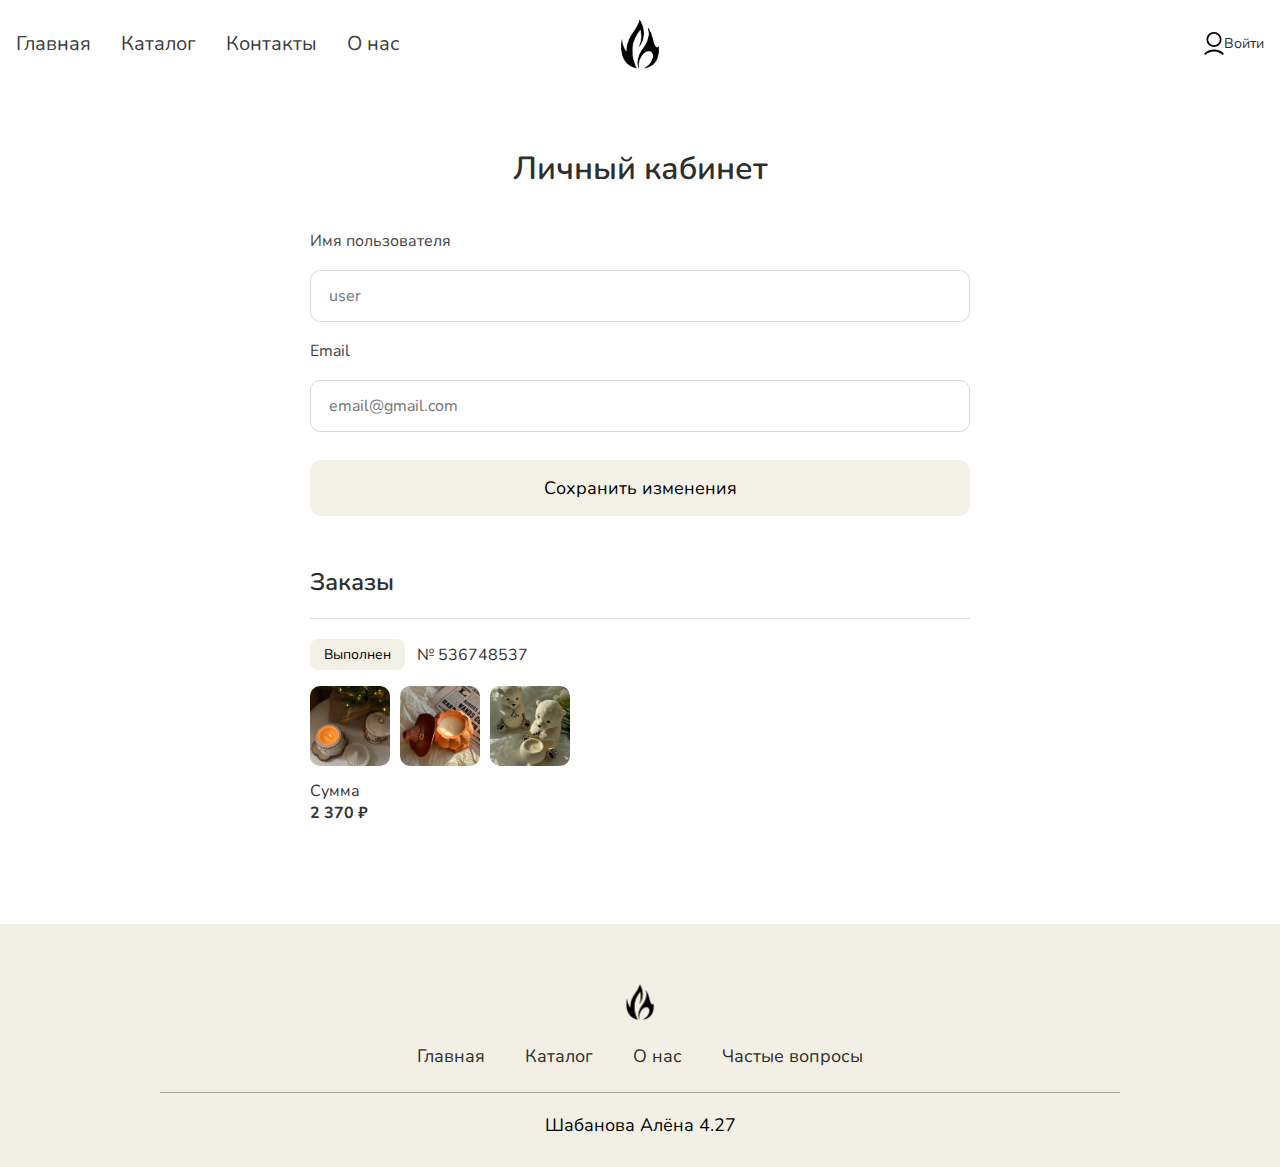
<file: myprofile.html>
<!DOCTYPE html>
<html lang="en">

<head>
    <meta charset="UTF-8">
    <meta name="viewport" content="width=device-width, initial-scale=1.0">
    <title>Главная</title>
    <link rel="stylesheet" href="assets/css/style.css">
    <link rel="shortcut icon" href="assets/image/л33.png" type="image/x-icon">
</head>

<body>
    <header>
        <div class="header-block container">
            <nav class="nav">
                <div class="burger-menu" id="burgerMenu">
                    <span></span>
                    <span></span>
                    <span></span>
                </div>

                <div class="menu1">
                    <a href="index.html">Главная</a>
                    <a href="catalog.html">Каталог</a>
                    <a href="#contact">Контакты</a>
                    <a href="about.html">О нас</a>
                </div>

                <div class="logo">
                    <a href="#">
                        <img src="assets/image/logo/logo.png" alt="logo">
                    </a>
                </div>

                <div class="menu2">
                    <a href="vhod.html">
                        <img src="assets/image/icon/user.svg" alt="Войти">
                        <p>Войти</p>
                    </a>
                    <!--     <a href="">
                        <img src="assets/image/icon/favourites.svg" alt="Избранное">
                        <p>Избранное</p>
                    </a> -->
                    <!-- <a href="#">
                        <img src="assets/image/icon/basket.svg" alt="Корзина">
                        <p>Корзина</p>
                    </a> -->
                </div>

                <div class="mobile-menu" id="mobileMenu">
                    <a href="index.html">Главная</a>
                    <a href="catalog.html">Каталог</a>
                    <a href="#contact">Контакты</a>
                    <a href="about.html">О нас</a>
                    <a href="#">
                        <img src="assets/image/icon/user.svg" alt="Войти">
                        <span>Войти</span>
                    </a>
                    <a href="#">
                        <img src="assets/image/icon/favourites.svg" alt="Избранное">
                        <span>Избранное</span>
                    </a>
                    <a href="#">
                        <img src="assets/image/icon/basket.svg" alt="Корзина">
                        <span>Корзина</span>
                    </a>
                </div>
            </nav>
        </div>
    </header>
    <section class="account-section">
        <div class="account-container">
            <h2 class="account-title">Личный кабинет</h2>

            <form class="account-form">
                <label for="username">Имя пользователя</label>
                <input type="text" id="username" placeholder="user">

                <label for="email">Email</label>
                <input type="email" id="email" placeholder="email@gmail.com">

                <button type="submit" class="account-btn">Сохранить изменения</button>
            </form>

            <div class="orders">
                <h3>Заказы</h3>
                <div class="order-card">
                    <div class="order-header">
                        <span class="order-status">Выполнен</span>
                        <span class="order-number">№ 536748537</span>
                    </div>
                    <div class="order-images">
                        <img src="assets/image/catalog/img1.png" alt="Товар 1">
                        <img src="assets/image/catalog/img2.png" alt="Товар 2">
                        <img src="assets/image/catalog/img3.png" alt="Товар 3">
                    </div>
                    <p class="order-sum">Сумма<br><strong>2 370 ₽</strong></p>
                </div>
            </div>
        </div>
    </section>


    <footer class="footer-section">
        <div class="footer-container">
            <img src="assets/image/logo/logo.png" alt="Логотип" class="footer-logo" />

            <nav class="footer-nav">
                <a href="index.html">Главная</a>
                <a href="catalog.html">Каталог</a>
                <a href="about.html">О нас</a>
                <a href="#faq">Частые вопросы</a>
            </nav>

            <div class="footer-line"></div>

            <p class="footer-author">Шабанова Алёна 4.27</p>
        </div>
    </footer>

    <script>
        document.addEventListener('DOMContentLoaded', function () {
            const burgerMenu = document.getElementById('burgerMenu');
            const mobileMenu = document.getElementById('mobileMenu');

            burgerMenu.addEventListener('click', function () {
                this.classList.toggle('active');
                mobileMenu.classList.toggle('active');

                document.body.style.overflow = mobileMenu.classList.contains('active') ? 'hidden' : '';
            });

            mobileMenu.querySelectorAll('a').forEach(link => {
                link.addEventListener('click', () => {
                    burgerMenu.classList.remove('active');
                    mobileMenu.classList.remove('active');
                    document.body.style.overflow = '';
                });
            });

            window.addEventListener('resize', function () {
                if (window.innerWidth > 393) {
                    burgerMenu.classList.remove('active');
                    mobileMenu.classList.remove('active');
                    document.body.style.overflow = '';
                }
            });
        });
    </script>
</body>

</html>
</file>
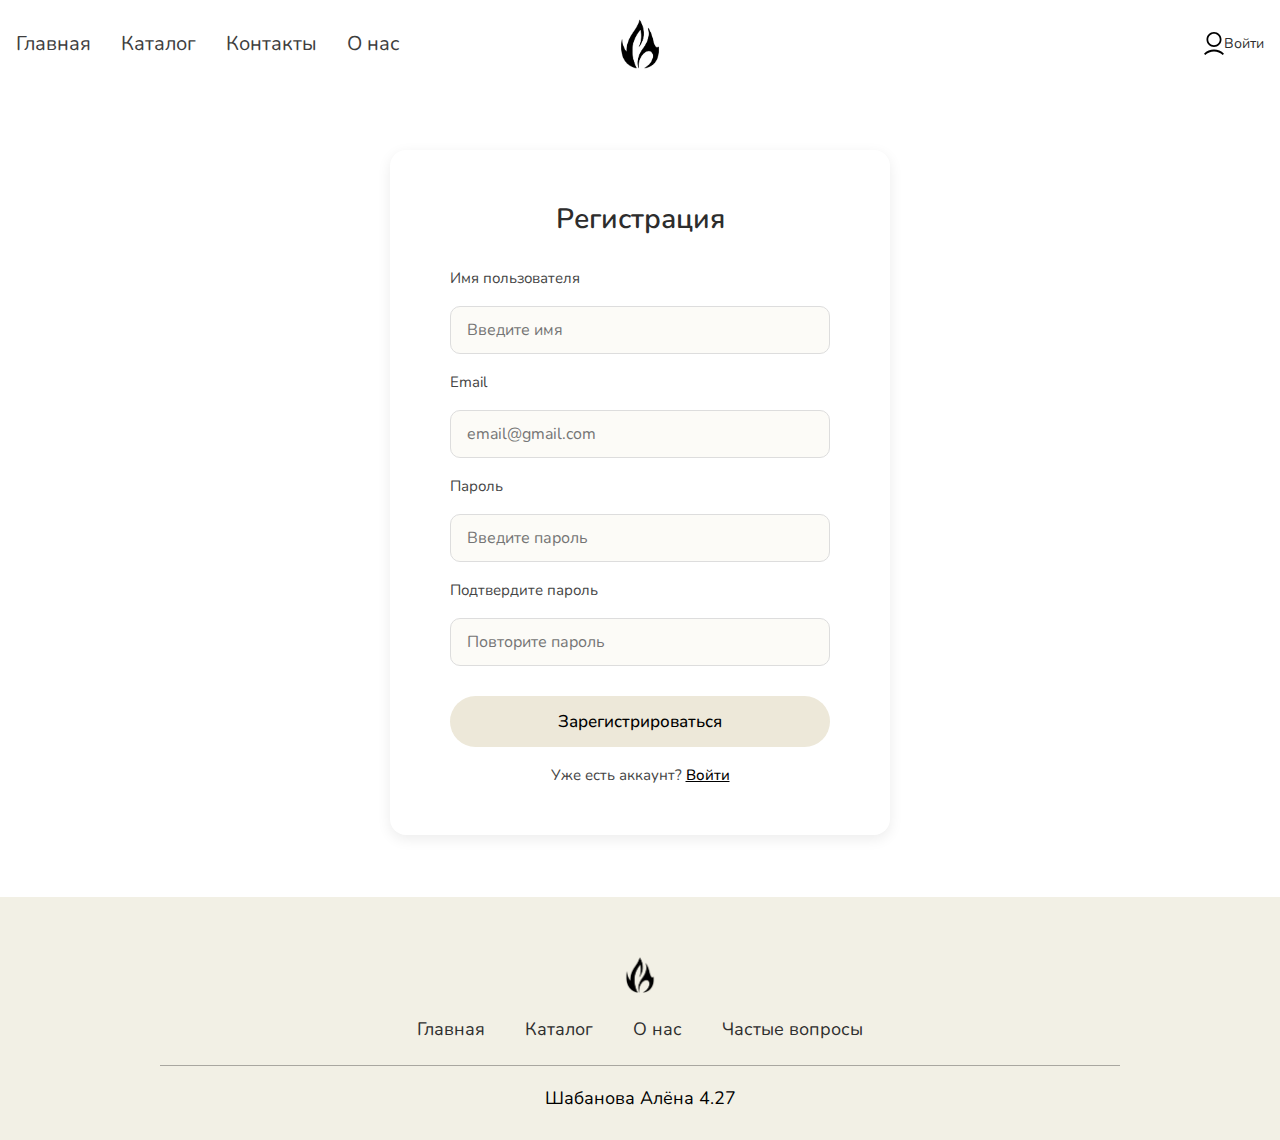
<file: reg.html>
<!DOCTYPE html>
<html lang="en">

<head>
    <meta charset="UTF-8">
    <meta name="viewport" content="width=device-width, initial-scale=1.0">
    <title>Главная</title>
    <link rel="stylesheet" href="assets/css/style.css">
    <link rel="shortcut icon" href="assets/image/л33.png" type="image/x-icon">
</head>

<body>
    <header>
        <div class="header-block container">
            <nav class="nav">
                <div class="burger-menu" id="burgerMenu">
                    <span></span>
                    <span></span>
                    <span></span>
                </div>

                <div class="menu1">
                    <a href="index.html">Главная</a>
                    <a href="catalog.html">Каталог</a>
                    <a href="#contact">Контакты</a>
                    <a href="about.html">О нас</a>
                </div>

                <div class="logo">
                    <a href="#">
                        <img src="assets/image/logo/logo.png" alt="logo">
                    </a>
                </div>

                <div class="menu2">
                    <a href="vhod.html">
                        <img src="assets/image/icon/user.svg" alt="Войти">
                        <p>Войти</p>
                    </a>
                    <!--     <a href="">
                        <img src="assets/image/icon/favourites.svg" alt="Избранное">
                        <p>Избранное</p>
                    </a> -->
                    <!-- <a href="#">
                        <img src="assets/image/icon/basket.svg" alt="Корзина">
                        <p>Корзина</p>
                    </a> -->
                </div>

                <div class="mobile-menu" id="mobileMenu">
                    <a href="index.html">Главная</a>
                    <a href="catalog.html">Каталог</a>
                    <a href="#contact">Контакты</a>
                    <a href="about.html">О нас</a>
                    <a href="#">
                        <img src="assets/image/icon/user.svg" alt="Войти">
                        <span>Войти</span>
                    </a>
                    <a href="#">
                        <img src="assets/image/icon/favourites.svg" alt="Избранное">
                        <span>Избранное</span>
                    </a>
                    <a href="#">
                        <img src="assets/image/icon/basket.svg" alt="Корзина">
                        <span>Корзина</span>
                    </a>
                </div>
            </nav>
        </div>
    </header>
    <section class="auth-section">
        <div class="auth-container">
            <h2>Регистрация</h2>
            <form class="auth-form">
                <label>Имя пользователя</label>
                <input type="text" placeholder="Введите имя">

                <label>Email</label>
                <input type="email" placeholder="email@gmail.com">

                <label>Пароль</label>
                <input type="password" placeholder="Введите пароль">

                <label>Подтвердите пароль</label>
                <input type="password" placeholder="Повторите пароль">

                <button type="submit">Зарегистрироваться</button>
            </form>
            <p class="auth-note">Уже есть аккаунт? <a href="vhod.html">Войти</a></p>
        </div>
    </section>

    <footer class="footer-section">
        <div class="footer-container">
            <img src="assets/image/logo/logo.png" alt="Логотип" class="footer-logo" />

            <nav class="footer-nav">
                <a href="index.html">Главная</a>
                <a href="catalog.html">Каталог</a>
                <a href="about.html">О нас</a>
                <a href="#faq">Частые вопросы</a>
            </nav>

            <div class="footer-line"></div>

            <p class="footer-author">Шабанова Алёна 4.27</p>
        </div>
    </footer>


    <script>
        document.addEventListener('DOMContentLoaded', function () {
            const burgerMenu = document.getElementById('burgerMenu');
            const mobileMenu = document.getElementById('mobileMenu');

            burgerMenu.addEventListener('click', function () {
                this.classList.toggle('active');
                mobileMenu.classList.toggle('active');

                document.body.style.overflow = mobileMenu.classList.contains('active') ? 'hidden' : '';
            });

            mobileMenu.querySelectorAll('a').forEach(link => {
                link.addEventListener('click', () => {
                    burgerMenu.classList.remove('active');
                    mobileMenu.classList.remove('active');
                    document.body.style.overflow = '';
                });
            });

            window.addEventListener('resize', function () {
                if (window.innerWidth > 393) {
                    burgerMenu.classList.remove('active');
                    mobileMenu.classList.remove('active');
                    document.body.style.overflow = '';
                }
            });
        });
    </script>
</body>

</html>
</file>
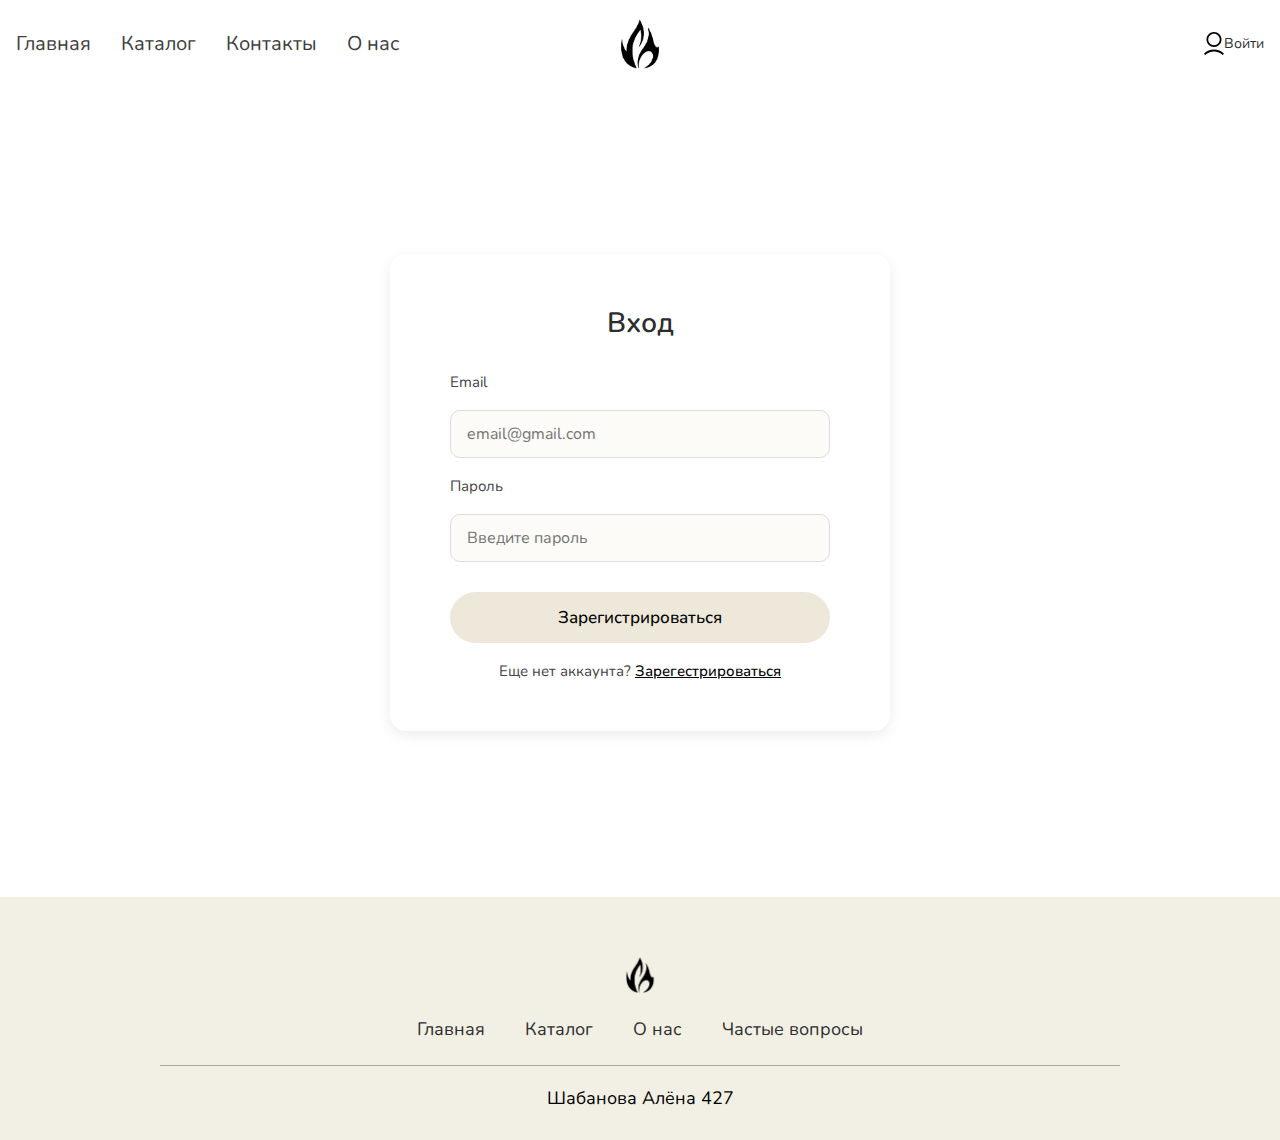
<file: vhod.html>
<!DOCTYPE html>
<html lang="en">

<head>
    <meta charset="UTF-8">
    <meta name="viewport" content="width=device-width, initial-scale=1.0">
    <title>Главная</title>
    <link rel="stylesheet" href="assets/css/style.css">
    <link rel="shortcut icon" href="assets/image/л33.png" type="image/x-icon">
</head>

<body>
    <header>
        <div class="header-block container">
            <nav class="nav">
                <div class="burger-menu" id="burgerMenu">
                    <span></span>
                    <span></span>
                    <span></span>
                </div>

                <div class="menu1">
                    <a href="index.html">Главная</a>
                    <a href="catalog.html">Каталог</a>
                    <a href="#contact">Контакты</a>
                    <a href="about.html">О нас</a>
                </div>

                <div class="logo">
                    <a href="#">
                        <img src="assets/image/logo/logo.png" alt="logo">
                    </a>
                </div>

                <div class="menu2">
                    <a href="vhod.html">
                        <img src="assets/image/icon/user.svg" alt="Войти">
                        <p>Войти</p>
                    </a>
                    <!--     <a href="">
                        <img src="assets/image/icon/favourites.svg" alt="Избранное">
                        <p>Избранное</p>
                    </a> -->
                    <!-- <a href="#">
                        <img src="assets/image/icon/basket.svg" alt="Корзина">
                        <p>Корзина</p>
                    </a> -->
                </div>

                <div class="mobile-menu" id="mobileMenu">
                    <a href="index.html">Главная</a>
                    <a href="catalog.html">Каталог</a>
                    <a href="#contact">Контакты</a>
                    <a href="about.html">О нас</a>
                    <a href="#">
                        <img src="assets/image/icon/user.svg" alt="Войти">
                        <span>Войти</span>
                    </a>
                    <a href="#">
                        <img src="assets/image/icon/favourites.svg" alt="Избранное">
                        <span>Избранное</span>
                    </a>
                    <a href="#">
                        <img src="assets/image/icon/basket.svg" alt="Корзина">
                        <span>Корзина</span>
                    </a>
                </div>
            </nav>
        </div>
    </header>
    <section class="auth-section">
        <div class="auth-container">
            <h2>Вход</h2>
            <form class="auth-form">
                <label>Email</label>
                <input type="email" placeholder="email@gmail.com">

                <label>Пароль</label>
                <input type="password" placeholder="Введите пароль">
                <button type="submit">Зарегистрироваться</button>
            </form>
            <p class="auth-note">Еще нет аккаунта? <a href="reg.html">Зарегестрироваться</a></p>
        </div>
    </section>



    <footer class="footer-section">
        <div class="footer-container">
            <img src="assets/image/logo/logo.png" alt="Логотип" class="footer-logo" />

            <nav class="footer-nav">
                <a href="index.html">Главная</a>
                <a href="catalog.html">Каталог</a>
                <a href="about.html">О нас</a>
                <a href="#faq">Частые вопросы</a>
            </nav>

            <div class="footer-line"></div>

            <p class="footer-author">Шабанова Алёна 427</p>
        </div>
    </footer>

    <script>
        document.addEventListener('DOMContentLoaded', function () {
            const burgerMenu = document.getElementById('burgerMenu');
            const mobileMenu = document.getElementById('mobileMenu');

            burgerMenu.addEventListener('click', function () {
                this.classList.toggle('active');
                mobileMenu.classList.toggle('active');

                document.body.style.overflow = mobileMenu.classList.contains('active') ? 'hidden' : '';
            });

            mobileMenu.querySelectorAll('a').forEach(link => {
                link.addEventListener('click', () => {
                    burgerMenu.classList.remove('active');
                    mobileMenu.classList.remove('active');
                    document.body.style.overflow = '';
                });
            });

            window.addEventListener('resize', function () {
                if (window.innerWidth > 393) {
                    burgerMenu.classList.remove('active');
                    mobileMenu.classList.remove('active');
                    document.body.style.overflow = '';
                }
            });
        });
    </script>
</body>

</html>
</file>
<file: assets/css/style.css>
* {
  margin: 0;
  padding: 0;
  text-decoration: none;
  outline: none;
  scroll-behavior: smooth;
  transition: 0.4s;
  box-sizing: border-box;
  list-style: none;
  font-family: Nunito, Arial, Helvetica, sans-serif;
  cursor: pointer;
}

p {
  color: var(--color-dark);
}

h1 {
  color: var(--color-dark);
}

h2 {
  color: var(--color-dark);
}

h3 {
  color: var(--color-dark);
}

h4 {
  color: var(--color-dark);
}

h5 {
  color: var(--color-dark);
}

h6 {
  color: var(--color-dark);
}

@font-face {
  font-family: 'Nunito';
  src: url(../fonts/Nunito-VariableFont_wght.ttf);
}

@font-face {
  font-family: 'Oi';
  src: url(../fonts/Oi-Regular.ttf);
}

:root {
  --color-dark: #2E2E2E;
  --color-beige: #F2F0E5;
  --color-white: #FFFFFF;
}

.container {
  width: 100%;
  max-width: 1440px;
  margin: 0 auto;
  padding: 0 1rem;
}

/* banner */

/* Навигация */
.nav {
  display: flex;
  justify-content: space-between;
  align-items: center;
  padding: 30px 0;
  position: relative;
}

/* Логотип */
.logo {
   position: absolute;
  left: 50%;
  transform: translateX(-50%);
  z-index: 2;
}

.logo img {
  max-width: 50px;
  height: auto;
  display: block;
}

/* Основные меню - видим на десктопе */
.menu1,
.menu2 {
  display: flex;
  align-items: center;
  gap: 30px;
}

.menu1 a,
.menu2 a {
  text-decoration: none;
  color: #3e3e3e;
  font-size: 20px;
  transition: color 0.3s ease;
  display: flex;
  align-items: center;

}

.menu1 a:hover,
.menu2 a:hover {
  color: #000000;
}

.menu2 a img {
  width: clamp(20px, 1vw, 24px);
  height: auto;
}

.menu2 a p {
  margin: 0;
  font-size: clamp(0.85rem, 1.5vw, 0.885rem);
}

/* Бургер меню - скрыто на десктопе */
.burger-menu {
  display: none;
  flex-direction: column;
  justify-content: space-between;
  width: 30px;
  height: 21px;
  cursor: pointer;
  z-index: 1000;
}

.burger-menu span {
  display: block;
  height: 3px;
  width: 100%;
  background-color: #333;
  border-radius: 2px;
  transition: all 0.3s ease;
}

/* Мобильное меню - скрыто на десктопе */
.mobile-menu {
  display: none;
  position: absolute;
  top: 100%;
  left: 0;
  width: 100%;
  background: white;
  box-shadow: 0 5px 15px rgba(0, 0, 0, 0.1);
  padding: 1rem;
  z-index: 999;
}

.mobile-menu a {
  display: flex;
  align-items: center;
  gap: 1rem;
  padding: 1rem;
  text-decoration: none;
  color: #333;
  border-bottom: 1px solid #f0f0f0;
  font-size: 1rem;
}

.mobile-menu a:last-child {
  border-bottom: none;
}

.mobile-menu a img {
  width: 24px;
  height: auto;
}

/* Активированное бургер-меню */
.burger-menu.active span:nth-child(1) {
  transform: rotate(45deg) translate(6px, 6px);
}

.burger-menu.active span:nth-child(2) {
  opacity: 0;
}

.burger-menu.active span:nth-child(3) {
  transform: rotate(-45deg) translate(6px, -6px);
}

.mobile-menu.active {
  display: block;
}

/* Медиа-запрос для мобильных устройств (393px и меньше) */
@media (max-width: 393px) {
  .container {
    width: 95%;
    padding: 0 0.5rem;
  }

  .nav {
    padding: 0.75rem 0;
  }

  /* Скрываем обычные меню на мобильных */
  .menu1,
  .menu2 {
    display: none;
  }

  /* Показываем бургер меню */
  .burger-menu {
    display: flex;
  }

  /* Центрируем логотип */
  .logo {
    position: absolute;
    left: 50%;
    transform: translateX(-50%);
  }

  .logo img {
    max-width: 20px;
  }

  /* Адаптируем мобильное меню */
  .mobile-menu {
    flex-direction: column;
  }

  .mobile-menu a {
    font-size: 1.1rem;
    padding: 1.25rem 1rem;
  }
}

/* Дополнительные брейкпоинты для лучшей адаптивности */
@media (max-width: 768px) {

  .menu1,
  .menu2 {
    gap: 1rem;
  }

  .menu2 a p {
    display: none;
    /* Скрываем текст, оставляем только иконки */
  }

  .logo img {
    max-width: 40px;
  }
}

@media (min-width: 394px) and (max-width: 480px) {

  /* Для устройств чуть больше 393px */
  .menu1,
  .menu2 {
    gap: 0.75rem;
  }

  .menu1 a,
  .menu2 a {
    font-size: 0.8rem;
  }

  .menu2 a p {
    display: none;
  }
}

/* header end */
 

/* banner start */
.banner {
  display: flex;
  justify-content: space-between;
  align-items: stretch;
  width: 100%;
  gap: 40px;
  margin: 0 auto;
  border-radius: 20px;
  overflow: hidden;
}

/* Левая часть */
.left-banner {
  background-color: var(--color-beige);
  width: 50%;
  padding: 50px;
  display: flex;
  flex-direction: column;
  justify-content: space-between;
  border-radius: 20px;
}

.left-banner h1 {
  font-family: oi;
  font-weight: 300;
  font-size: 38px;
  line-height: 1.2;
  color: #000;
  text-transform: uppercase;
  letter-spacing: 1px;
  margin: 0;
}

.jumping-element {
  display: flex;
  justify-content: center;
  align-items: center;
  margin: 60px 0;
}

.jumping-element img {
  width: 120px;
  height: auto;
  height: auto;
  animation: jump 2.5s ease-in-out infinite;

}

@keyframes jump {

  0%,
  100% {
    transform: translateY(40);
  }

  50% {
    transform: translateY(-20px);
  }
}


.bottom-left {
  display: flex;
  justify-content: space-between;
  align-items: center;
}

.bottom-left p {
  font-size: 24px;
  color: #000;
  margin: 0;
}

.bottom-left a div {
  border: 2px solid #000;
  border-radius: 8px;
  width: 50px;
  height: 50px;
  display: flex;
  justify-content: center;
  align-items: center;
  font-size: 28px;
  color: #000;
  text-decoration: none;
}

/* Правая часть */
.right-banner {
  width: 50%;
}

.right-banner img {
  width: 100%;
  height: 100%;
  object-fit: cover;
  border-top-right-radius: 20px;
  border-bottom-right-radius: 20px;
}

/* ====== АДАПТИВ ДЛЯ МОБИЛЬНОГО ====== */
@media (max-width: 393px) {
  .banner.container {
    flex-direction: column;
  }

  .left-banner {
    width: 100%;
    padding: 40px 20px;
    border-radius: 20px;
  }

  .left-banner h1 {
    font-size: 24px;
    text-align: center;
  }

  .jumping-element {
    margin: 30px 0;
  }

  .jumping-element img {
    width: 60px;
  }

  .bottom-left {
    flex-direction: column;
    gap: 20px;
    text-align: center;
  }

  .bottom-left a div {
    width: 36px;
    height: 36px;
    font-size: 24px;
  }

  .right-banner {
    width: 100%;
    height: auto;
  }

  .right-banner img {
    border-radius: 0;
    border-bottom-left-radius: 20px;
    border-bottom-right-radius: 20px;
  }
}


/* banner end */

/* products.css */

body {
  background-color: #fff;
  color: #2E2E2E;
  margin: 0;
  padding: 0;
}

.products {
  max-width: 1440px;
  margin-top: 40px;
}

.products h2 {
  font-size: 28px;
  font-weight: 600;
  margin-bottom: 50px;
}

.products_block {
  display: grid;
  grid-template-columns: repeat(3, 1fr);
  gap: 62px;
  justify-items: center;
}

.products_card {
  background-color: var(--color-beige);
  border-radius: 12px;
  padding: 20px;
  width: 425px;
  height: 507px;
  transition: all 0.3s ease;
}

.products_card img {
  width: 100%;
  height: 335px;
  object-fit: cover;
  border-radius: 12px;
}

.products_card h3 {
  font-size: 24px;
  font-weight: 500;
  margin: 20px 0 10px 0;
}

.products_card p {
  font-size: 20px;
  font-weight: 400;
}

.text_btn {
  display: flex;
  align-items: center;
  justify-content: space-between;
}

.btn_basket {
  background-color: none;
  border: 2px solid black;
  border-radius: 12px;
  width: 70px;
  height: 62px;
  padding: 10px;
  cursor: pointer;
  transition: all 0.3s ease;
  background: none;
}

.btn_basket:hover img{
  transform: scale(1.1);
}

.btn_basket img {
  width: 29px;
  height: 38px;
  border-radius: 0;
}

.but_catalog {
  margin-top: 40px;
  margin-bottom: 150px;
  text-align: center;
}

.but_catalog a {
  font-size: 20px;
  color: #2E2E2E;
  text-decoration: underline;
  transition: color 0.3s ease;
}

.but_catalog a:hover {
  color: #f18ea4;
}

/* products-media.css */

/* Планшет (до 1024px) — 3 карточки */
@media (max-width: 1024px) {
  .products {
    padding: 0 20px;
  }

  .products_block {
    grid-template-columns: repeat(3, 1fr);
    gap: 40px;
  }

  .products_card {
    width: 100%;
    height: auto;
  }

  .products_card img {
    height: 300px;
  }

  .products_card h3 {
    font-size: 20px;
  }

  .products_card p {
    font-size: 16px;
  }
}

/* Мобильная версия (до 480px, в том числе 393px) — 2 карточки */
@media (max-width: 480px) {
  .products {
    padding: 0 12px;
  }

  .products_block {
    grid-template-columns: repeat(2, 1fr);
    gap: 20px;
  }

  .products_card {
    width: 100%;
    height: auto;
    padding: 10px;
  }

  .products_card img {
    width: 100%;
    height: auto;
  }

  .products_card h3 {
    font-size: 16px;
    margin-top: 10px;
  }

  .products_card p {
    font-size: 14px;
  }

  .btn_basket {
    width: 50px;
    height: 44px;
    padding: 8px;
    border: 1px solid black;
  }

  .btn_basket img {
    width: 20px;
    height: 25px;
    border-radius: 0;
  }

  .but_catalog {
    margin-top: 30px;
    margin-bottom: 80px;
  }

  .but_catalog a {
    font-size: 16px;
  }
}

.faq-section {
  width: 100%;
  background-color: var(--color-white);
  color: var(--color-dark);
  padding: 80px 0;
}

.faq-container {
  display: flex;
  justify-content: space-between;
  align-items: flex-start;
  max-width: 1440px;
  margin: 0 auto;
  padding: 0 40px;
  gap: 60px;
}

.faq-left {
  flex: 1;
  max-width: 50%;
}

.faq-title {
  font-size: 38px;
  font-weight: 600;
  margin-bottom: 10px;
}

.faq-subtitle {
  font-size: 38px;
  font-weight: 400;
  color: rgba(46, 46, 46, 0.4);
  margin-bottom: 40px;
}

.faq-text {
  font-size: 20px;
  line-height: 1.6;
  margin-bottom: 20px;
}

.faq-link {
  font-size: 16px;
  color: var(--color-dark);
  text-decoration: none;
  font-weight: 500;
}

.faq-link:hover {
  text-decoration: underline;
}

/* Правая часть */
.faq-right {
  flex: 1;
  max-width: 50%;
  display: flex;
  flex-direction: column;
  gap: 20px;
}

.faq-item {
  border: 1px solid #f0f0e5;
  border-radius: 12px;
  overflow: hidden;
}

.faq-question {
  width: 100%;
  padding: 24px 28px;
  background: none;
  border: none;
  font-size: 20px;
  font-weight: 500;
  color: #2e2e2e;
  display: flex;
  justify-content: space-between;
  align-items: center;
  cursor: pointer;
  background-color: var(--color-beige);
}

.faq-question:hover {
  background-color: #faf8f1;
}

.faq-icon {
  font-size: 26px;
  font-weight: 300;
}

.faq-answer {
  display: none;
  padding: 24px 28px 24px 28px;
  font-size: 18px;
  line-height: 1.5;
  color: #4a4a4a;
}

.faq-answer.open {
  display: block;
}

/* Адаптив */
@media (max-width: 768px) {
  .faq-container {
    flex-direction: column;
    padding: 0 20px;
  }

  .faq-left,
  .faq-right {
    max-width: 100%;
  }

  .faq-title,
  .faq-subtitle {
    font-size: 28px;
    text-align: left;
  }

  .faq-question {
    font-size: 18px;
  }

  .faq-answer {
    font-size: 16px;
  }
}

@media (max-width: 480px) {
  .faq-section {
    padding: 40px 0;
  }

  .faq-container {
    gap: 30px;
  }

  .faq-title {
    font-size: 26px;
  }

  .faq-subtitle {
    font-size: 26px;
  }

  .faq-text {
    font-size: 16px;
  }

  .faq-question {
    padding: 18px 20px;
    font-size: 16px;
  }

  .faq-answer {
    font-size: 14px;
    padding: 0 20px 18px 20px;
  }
}

/* === CONTACT INFO BLOCK === */
.contact-info-section {
  width: 100%;
  background-color: var(--color-white);
  padding: 100px 0;
}

.contact-info-container {
  max-width: 1440px;
  margin: 0 auto;
  padding: 0 40px;
  display: flex;
  justify-content: space-between;
  align-items: stretch;
  gap: 60px;
}

.contact-info-left {
  flex: 1;
  display: flex;
  flex-direction: column;
  justify-content: flex-start;
}

.contact-info-title {
  font-size: 32px;
  font-weight: 600;
  margin-bottom: 16px;
  color: #000;
}

.contact-info-subtitle {
  font-size: 20px;
  color: #2e2e2e;
  margin-bottom: 60px;
}

.contact-info-grid {
  display: grid;
  grid-template-columns: repeat(2, 1fr);
  gap: 40px 80px;
}

.contact-info-item h3 {
  font-size: 18px;
  font-weight: 600;
  color: #000;
  margin-bottom: 8px;
}

.contact-info-item p {
  font-size: 18px;
  color: #2e2e2e;
  margin-bottom: 6px;
}

.contact-info-right {
  flex: 1;
  display: flex;
  justify-content: center;
  align-items: center;
}

.contact-info-right img {
  width: 100%;
  height: auto;
  border-radius: 20px;
  object-fit: cover;
}

/* === Адаптив === */
@media (max-width: 1024px) {
  .contact-info-container {
    flex-direction: column;
    gap: 40px;
    padding: 0 20px;
  }

  .contact-info-grid {
    grid-template-columns: 1fr 1fr;
    gap: 30px 40px;
  }

  .contact-info-right img {
    border-radius: 16px;
  }
}

@media (max-width: 768px) {
  .contact-info-grid {
    grid-template-columns: 1fr;
    gap: 20px;
  }

  .contact-info-title {
    font-size: 28px;
  }

  .contact-info-subtitle {
    font-size: 18px;
  }
}

@media (max-width: 480px) {
  .contact-info-section {
    padding: 60px 0;
  }

  .contact-info-title {
    font-size: 24px;
  }

  .contact-info-subtitle {
    font-size: 16px;
    margin-bottom: 40px;
  }

  .contact-info-grid {
    gap: 20px;
  }

  .contact-info-item h3 {
    font-size: 16px;
  }

  .contact-info-item p {
    font-size: 14px;
  }
}

/* === FOOTER BLOCK === */
.footer-section {
  background-color: var(--color-beige);
  padding: 60px 0 30px 0;
  text-align: center;
  color: var(--color-dark);
}

.footer-container {
  max-width: 1440px;
  margin: 0 auto;
  padding: 0 40px;
  display: flex;
  flex-direction: column;
  align-items: center;
  justify-content: center;
}

.footer-logo {
  width: 36px;
  height: auto;
  margin-bottom: 24px;
}

.footer-nav {
  display: flex;
  gap: 40px;
  margin-bottom: 24px;
}

.footer-nav a {
  text-decoration: none;
  color: var(--color-dark);
  font-size: 18px;
  font-weight: 400;
  transition: color 0.3s ease;
}

.footer-nav a:hover {
  color: #000;
}

.footer-line {
  width: 80%;
  height: 1px;
  background-color: rgba(0, 0, 0, 0.3);
  margin-bottom: 20px;
}

.footer-author {
  font-size: 18px;
  color: #000;
}

/* === Адаптив === */
@media (max-width: 768px) {
  .footer-nav {
    gap: 20px;
    flex-wrap: wrap;
    justify-content: center;
  }

  .footer-line {
    width: 90%;
  }

  .footer-author {
    font-size: 16px;
  }
}

@media (max-width: 480px) {
  .footer-section {
    padding: 40px 0 20px 0;
  }

  .footer-logo {
    width: 28px;
    margin-bottom: 20px;
  }

  .footer-nav {
    gap: 16px;
  }

  .footer-nav a {
    font-size: 16px;
  }

  .footer-author {
    font-size: 14px;
  }
}

/* === PRODUCT CARD === */
.product-section {

  padding: 80px 0;
}

.product-container {
  max-width: 1300px;
  margin: 0 auto;
  display: flex;
  align-items: center;
  justify-content: center;
  gap: 60px;
  flex-wrap: wrap;
  padding: 0 40px;
}

.product-image img {
  width: 520px;
  height: auto;
  border-radius: 20px;
  object-fit: cover;
  box-shadow: 0 4px 12px rgba(0, 0, 0, 0.1);
}

.product-info {
  max-width: 480px;
}

.product-title {
  font-size: 32px;
  font-weight: 600;
  margin-bottom: 20px;
  color: #222;
}

.product-description {
  font-size: 18px;
  color: #333;
  line-height: 1.6;
  margin-bottom: 24px;
}

.product-price {
  font-size: 22px;
  font-weight: 500;
  color: #000;
  margin-bottom: 24px;
}

.product-price span {
  font-size: 16px;
  color: #555;
  margin-left: 6px;
}

.product-button {
  background-color: #ede8d9;
  color: #000;
  font-size: 18px;
  font-weight: 500;
  border: none;
  border-radius: 40px;
  padding: 14px 32px;
  cursor: pointer;
  transition: all 0.3s ease;
}

.product-button:hover {
  background-color: #e4ddc9;
  transform: translateY(-2px);
}

/* === Адаптив === */
@media (max-width: 992px) {
  .product-container {
    flex-direction: column;
    gap: 40px;
  }

  .product-image img {
    width: 100%;
    max-width: 600px;
  }

  .product-info {
    text-align: center;
  }
}

@media (max-width: 600px) {
  .product-title {
    font-size: 26px;
  }

  .product-description {
    font-size: 16px;
  }

  .product-price {
    font-size: 20px;
  }

  .product-button {
    font-size: 16px;
    padding: 12px 28px;
  }
}

/* === ACCOUNT SECTION === */
.account-section {
  padding: 60px 0 100px;
  color: #222;
}

.account-container {
  max-width: 700px;
  margin: 0 auto;
  padding: 0 20px;
}

.account-title {
  text-align: center;
  font-size: 32px;
  font-weight: 600;
  margin-bottom: 40px;
}

.account-form {
  display: flex;
  flex-direction: column;
  gap: 18px;
  margin-bottom: 50px;
}

.account-form label {
  font-size: 16px;
  color: #444;
}

.account-form input {
  padding: 14px 18px;
  font-size: 16px;
  border: 1px solid #d9d9d9;
  border-radius: 10px;
  outline: none;
  background-color: #fff;
  transition: border-color 0.3s ease;
}

.account-form input:focus {
  border-color: #bfb9a6;
}

.account-btn {
  margin-top: 10px;
  padding: 16px;
  background-color: #f3f0e6;
  border: none;
  border-radius: 12px;
  font-size: 18px;
  cursor: pointer;
  transition: background-color 0.3s ease, transform 0.2s ease;
}

.account-btn:hover {
  background-color: #e8e3d6;
  transform: translateY(-1px);
}

/* === ORDERS === */
.orders h3 {
  font-size: 24px;
  font-weight: 600;
  margin-bottom: 20px;
}

.order-card {
  border-top: 1px solid #ddd;
  padding-top: 20px;
}

.order-header {
  display: flex;
  align-items: center;
  gap: 12px;
  margin-bottom: 16px;
}

.order-status {
  background-color: #f3f0e6;
  color: #000;
  font-size: 14px;
  padding: 6px 14px;
  border-radius: 8px;
}

.order-number {
  font-size: 16px;
  color: #333;
}

.order-images {
  display: flex;
  gap: 10px;
  margin-bottom: 14px;
}

.order-images img {
  width: 80px;
  height: 80px;
  border-radius: 10px;
  object-fit: cover;
}

.order-sum {
  font-size: 16px;
  color: #333;
}

/* === Адаптив === */
@media (max-width: 480px) {
  .account-title {
    font-size: 26px;
  }

  .account-btn {
    font-size: 16px;
    padding: 14px;
  }

  .order-images img {
    width: 70px;
    height: 70px;
  }

  .order-status {
    font-size: 13px;
    padding: 5px 12px;
  }
}

/* Контейнер сайта */
.admin-container {
  max-width: 1200px;
  margin: 0 auto;
  padding: 40px 20px;

}

/* Общий блок панели */
.admin-panel {
  display: flex;
  background-color: #fdfcf8;
  border: 1px solid #e5e5e5;
  border-radius: 16px;
  overflow: hidden;
  box-shadow: 0 2px 10px rgba(0, 0, 0, 0.03);
  min-height: 800px;
}

/* Sidebar */
.admin-sidebar {
  width: 260px;
  background-color: #fff;
  border-right: 1px solid #e5e5e5;
}

.admin-sidebar ul {
  list-style: none;
  padding: 0;
  margin: 0;
}

.admin-sidebar li {
  padding: 16px 22px;
  border-bottom: 1px solid #f0f0f0;
  cursor: pointer;
  font-size: 16px;
  color: #444;
  display: flex;
  align-items: center;
  gap: 10px;
  transition: all 0.3s ease;
}

.admin-sidebar li img {
  width: 20px;
  height: 20px;
  filter: grayscale(100%);
  opacity: 0.7;
}

.admin-sidebar li.active,
.admin-sidebar li:hover {
  background-color: #f6f4ee;
  color: #000;
}

.admin-sidebar li.active img,
.admin-sidebar li:hover img {
  filter: grayscale(0%);
  opacity: 1;
}

/* Контент */
.admin-content {
  flex: 1;
  padding: 50px;
  background-color: #fdfcf8;
}

.tab-content {
  display: none;
}

.tab-content.active {
  display: block;
}

.tab-content h2 {
  font-size: 26px;
  margin-bottom: 24px;
  color: #333;
}

.admin-form {
  display: flex;
  flex-direction: column;
  gap: 16px;
  max-width: 500px;
}

.admin-form label {
  font-weight: 500;
  color: #333;
}

.admin-form input,
.admin-form textarea,
.admin-form select {
  border: 1px solid #ccc;
  border-radius: 10px;
  padding: 12px;
  font-size: 16px;
  outline: none;
  background-color: #fff;
}

.admin-form input:focus,
.admin-form textarea:focus,
.admin-form select:focus {
  border-color: #bfb9a6;
}

.admin-form button {
  background-color: #f3f0e6;
  border: none;
  border-radius: 10px;
  padding: 14px;
  font-size: 16px;
  cursor: pointer;
  transition: 0.3s;
}

.admin-form button:hover {
  background-color: #e8e3d6;
}

/* Удаление */
.delete-list {
  display: flex;
  flex-direction: column;
  gap: 10px;
  max-width: 500px;
}

.delete-item {
  display: flex;
  justify-content: space-between;
  align-items: center;
  padding: 12px 16px;
  background-color: #fff;
  border: 1px solid #ddd;
  border-radius: 8px;
}

.delete-btn {
  background-color: #fff4f4;
  color: #b00000;
  border: 1px solid #f0caca;
  border-radius: 6px;
  padding: 8px 12px;
  cursor: pointer;
  transition: 0.3s;
}

.delete-btn:hover {
  background-color: #ffeaea;
}

/* Пользователи */
.user-list {
  display: flex;
  flex-direction: column;
  gap: 12px;
}

.user-item {
  background-color: #fff;
  border: 1px solid #ddd;
  border-radius: 8px;
  padding: 14px 16px;
}

/* Адаптивность */
@media (max-width: 900px) {
  .admin-panel {
    flex-direction: column;
  }

  .admin-sidebar {
    width: 100%;
    border-right: none;
    border-bottom: 1px solid #ddd;
  }

  .admin-content {
    padding: 30px 20px;
  }
}

.auth-section {
  display: flex;
  justify-content: center;
  align-items: center;
  min-height: 90vh;

  padding: 60px 20px;
}

.auth-container {
  background-color: #fff;
  border-radius: 16px;
  box-shadow: 0 4px 14px rgba(0, 0, 0, 0.08);
  padding: 50px 60px;
  max-width: 500px;
  width: 100%;
  text-align: center;
}

.auth-container h2 {
  font-size: 28px;
  font-weight: 600;
  color: #2d2d2d;
  margin-bottom: 30px;
}

.auth-form {
  display: flex;
  flex-direction: column;
  gap: 18px;
}

.auth-form label {
  text-align: left;
  font-size: 15px;
  color: #444;
}

.auth-form input {
  padding: 12px 16px;
  border: 1px solid #ddd;
  border-radius: 10px;
  font-size: 16px;
  transition: border 0.3s;
  background-color: #fcfbf7;
}

.auth-form input:focus {
  border-color: #bdb7a3;
  outline: none;
}

.auth-form button {
  margin-top: 12px;
  background-color: #ede8d9;
  color: #000;
  font-size: 17px;
  font-weight: 500;
  padding: 14px;
  border-radius: 40px;
  border: none;
  cursor: pointer;
  transition: all 0.3s ease;
}

.auth-form button:hover {
  background-color: #e4ddc9;
  transform: translateY(-2px);
}

.auth-note {
  margin-top: 18px;
  font-size: 15px;
  color: #444;
}

.auth-note a {
  color: #000;
  font-weight: 500;
  text-decoration: underline;
}

/* Адаптив */
@media (max-width: 480px) {
  .auth-container {
    padding: 40px 25px;
  }

  .auth-container h2 {
    font-size: 24px;
  }
}
</file>
